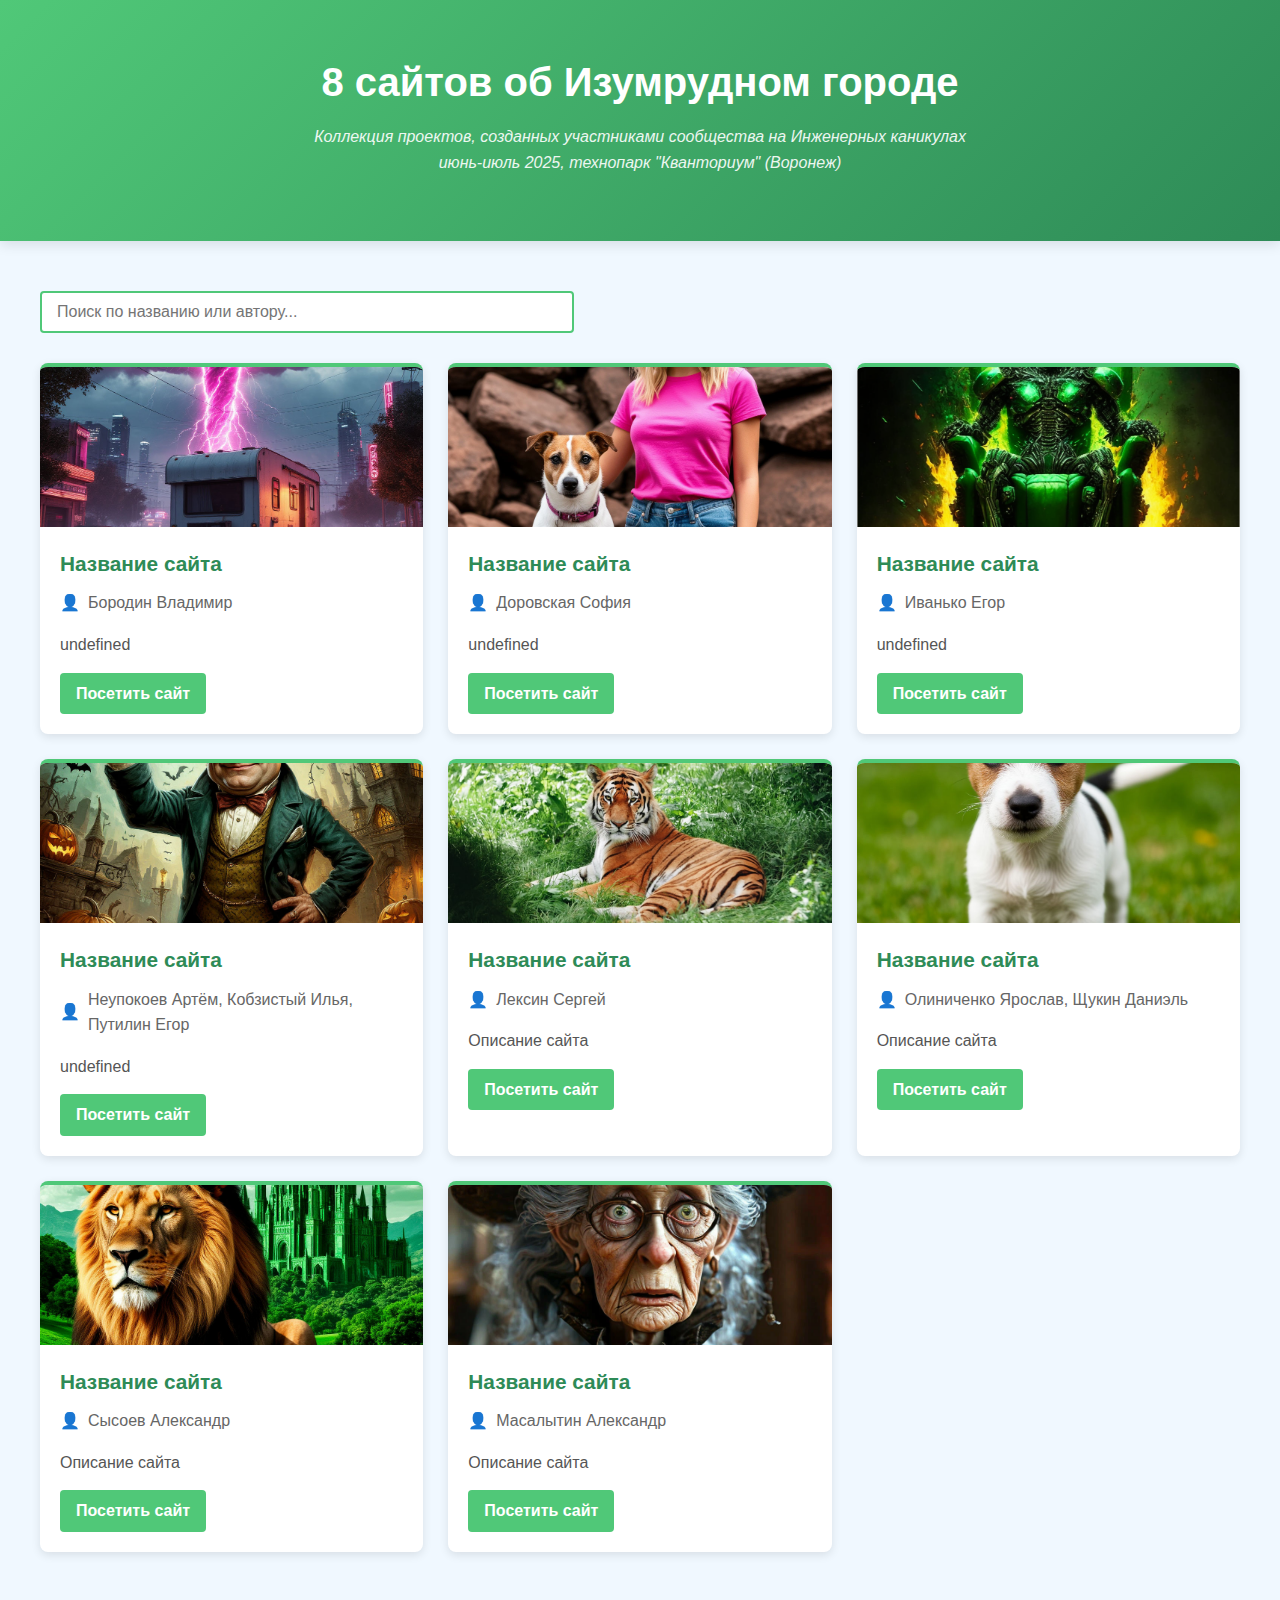
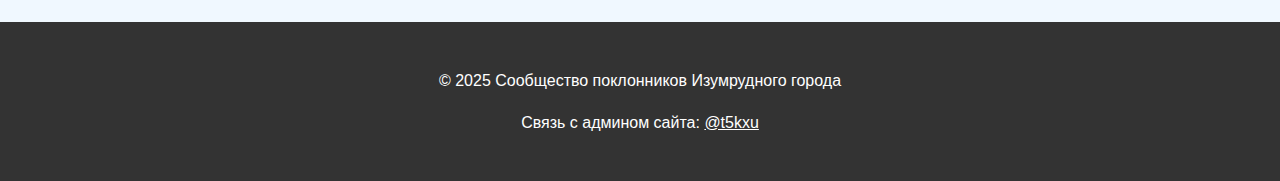
<file: index.html>
<!DOCTYPE html>
<html lang="ru">
<head>
    <meta charset="UTF-8">
    <meta name="viewport" content="width=device-width, initial-scale=1.0">
    <title>8 сайтов об Изумрудном городе</title>
    <style>
        body {
            font-family: 'Segoe UI', Tahoma, Geneva, Verdana, sans-serif;
            margin: 0;
            padding: 0;
            background-color: #f0f8ff;
            color: #333;
            line-height: 1.6;
        }
        header {
            background: linear-gradient(135deg, #50C878, #2E8B57);
            color: white;
            padding: 30px 0;
            text-align: center;
            box-shadow: 0 4px 12px rgba(0,0,0,0.1);
        }
        h1 {
            margin: 0;
            font-size: 2.5rem;
        }
        .subtitle {
            font-style: italic;
            opacity: 0.9;
            margin-top: 10px;
        }
        .container {
            max-width: 1200px;
            margin: 0 auto;
            padding: 20px;
        }
        .controls {
            display: flex;
            justify-content: space-between;
            align-items: center;
            margin: 30px 0;
            flex-wrap: wrap;
            gap: 15px;
        }
        .search-box {
            flex-grow: 1;
            max-width: 500px;
        }
        .search-box input {
            width: 100%;
            padding: 10px 15px;
            border: 2px solid #50C878;
            border-radius: 4px;
            font-size: 16px;
        }
        .random-btn {
            padding: 10px 20px;
            background: #FFD700;
            color: #333;
            border: none;
            border-radius: 4px;
            font-weight: bold;
            cursor: pointer;
            font-size: 16px;
            transition: all 0.3s;
            white-space: nowrap;
        }
        .random-btn:hover {
            background: #FFC000;
            transform: translateY(-2px);
        }
        .site-grid {
            display: grid;
            grid-template-columns: repeat(auto-fill, minmax(300px, 1fr));
            gap: 25px;
            margin-top: 20px;
        }
        .site-card {
            background: white;
            border-radius: 8px;
            overflow: hidden;
            box-shadow: 0 3px 10px rgba(0,0,0,0.1);
            transition: all 0.3s;
            border-top: 4px solid #50C878;
        }
        .site-card:hover {
            transform: translateY(-5px);
            box-shadow: 0 10px 20px rgba(0,0,0,0.15);
        }
        .site-image {
            height: 160px;
            background-color: #eee;
            display: flex;
            align-items: center;
            justify-content: center;
            color: #666;
            font-size: 18px;
        }
        .site-info {
            padding: 20px;
        }
        .site-title {
            color: #2E8B57;
            margin: 0 0 10px 0;
            font-size: 1.3rem;
        }
        .site-author {
            display: flex;
            align-items: center;
            margin-bottom: 10px;
            color: #666;
        }
        .author-icon {
            margin-right: 8px;
            color: #1E90FF;
        }
        .site-description {
            margin-bottom: 15px;
            color: #555;
        }
        .visit-btn {
            display: inline-block;
            padding: 8px 16px;
            background: #50C878;
            color: white;
            text-decoration: none;
            border-radius: 4px;
            font-weight: bold;
            transition: background 0.3s;
        }
        .visit-btn:hover {
            background: #3CB371;
        }
        footer {
            background: #333;
            color: white;
            text-align: center;
            padding: 30px;
            margin-top: 50px;
        }
        @media (max-width: 768px) {
            .controls {
                flex-direction: column;
                align-items: stretch;
            }
            .search-box {
                max-width: 100%;
            }
            .random-btn {
                width: 100%;
            }
        }
    </style>
</head>
<body>
    <header>
        <div class="container">
            <h1>8 сайтов об Изумрудном городе</h1>
            <p class="subtitle">Коллекция проектов, созданных участниками сообщества на Инженерных каникулах<br>
		    июнь-июль 2025, технопарк "Кванториум" (Воронеж)</p>
        </div>
    </header>

    <div class="container">
        <div class="controls">
            <div class="search-box">
                <input type="text" placeholder="Поиск по названию или автору..." id="searchInput">
            </div>
        </div>

        <div class="site-grid" id="siteGrid">
            
        </div>
    </div>

    <footer>
        <p>© 2025 Сообщество поклонников Изумрудного города</p>
		 <p>Связь с админом сайта: <a href="https://t.me/t5kxu" style="color: var(--emerald);">@t5kxu</a></p>
    </footer>

    <script>
       
        const sites = [
             {
					title: "Название сайта",
					author: "Бородин Владимир",
					url: "1.html",
            	    image: "94129008571711f086dfa6634d08df2b_1.jpg"
             },
			 {
					title: "Название сайта",
					author: "Доровская София",
					url: "3.html",
            	    image: "609cd400571211f0ab7aba22276cb0e7_1.jpg"
             },
			 {
					title: "Название сайта",
					author: "Иванько Егор",
					url: "8.html",
            	    image: "гудвин.png"
             },
			 {
					title: "Название сайта",
					author: "Неупокоев Артём, Кобзистый Илья, Путилин Егор",
					url: "6.html",
            	    image: "IMG/fd6ba1a5570f11f0b5c65a2897f2e8c2_1.jpg"
             },
			 {
					title: "Название сайта",
					author: "Лексин Сергей",
					description: "Описание сайта",
					url: "2.html",
            	    image: "Страница%201_files/photo-1584005609990-ed70b16bda99.jpeg"
             },
			 {
					title: "Название сайта",
					author: "Олиниченко Ярослав, Щукин Даниэль",
					description: "Описание сайта",
					url: "7.html",
            	    image: "тотошка.jfif"
             },
			 {
					title: "Название сайта",
					author: "Сысоев Александр",
					description: "Описание сайта",
					url: "5.html",
            	    image: "lev.jfif"
             },
			 {
					title: "Название сайта",
					author: "Масалытин Александр",
					description: "Описание сайта",
					url: "4.html",
            	    image: "Генгема.webp"
             },
			 
        ];

        function displaySites(sitesToDisplay) {
            const siteGrid = document.getElementById('siteGrid');
            siteGrid.innerHTML = '';
            
            sitesToDisplay.forEach(site => {
                const card = document.createElement('div');
                card.className = 'site-card';
                card.innerHTML = `
                    <div class="site-image">
                        <img src="${site.image}" alt="${site.title}" style="width:100%; height:100%; object-fit:cover;">
                    </div>
                    <div class="site-info">
                        <h3 class="site-title">${site.title}</h3>
                        <div class="site-author">
                            <span class="author-icon">👤</span>
                            <span>${site.author}</span>
                        </div>
                        <p class="site-description">${site.description}</p>
                        <a href="${site.url}" class="visit-btn" target="_blank">Посетить сайт</a>
                    </div>
                `;
                siteGrid.appendChild(card);
            });
        }

        
        displaySites(sites);

        document.getElementById('searchInput').addEventListener('input', (e) => {
            const searchTerm = e.target.value.toLowerCase();
            const filteredSites = sites.filter(site => 
                site.title.toLowerCase().includes(searchTerm) || 
                site.author.toLowerCase().includes(searchTerm) ||
                site.description.toLowerCase().includes(searchTerm)
            );
            displaySites(filteredSites);
        });
    </script>
</body>
</html>
</file>
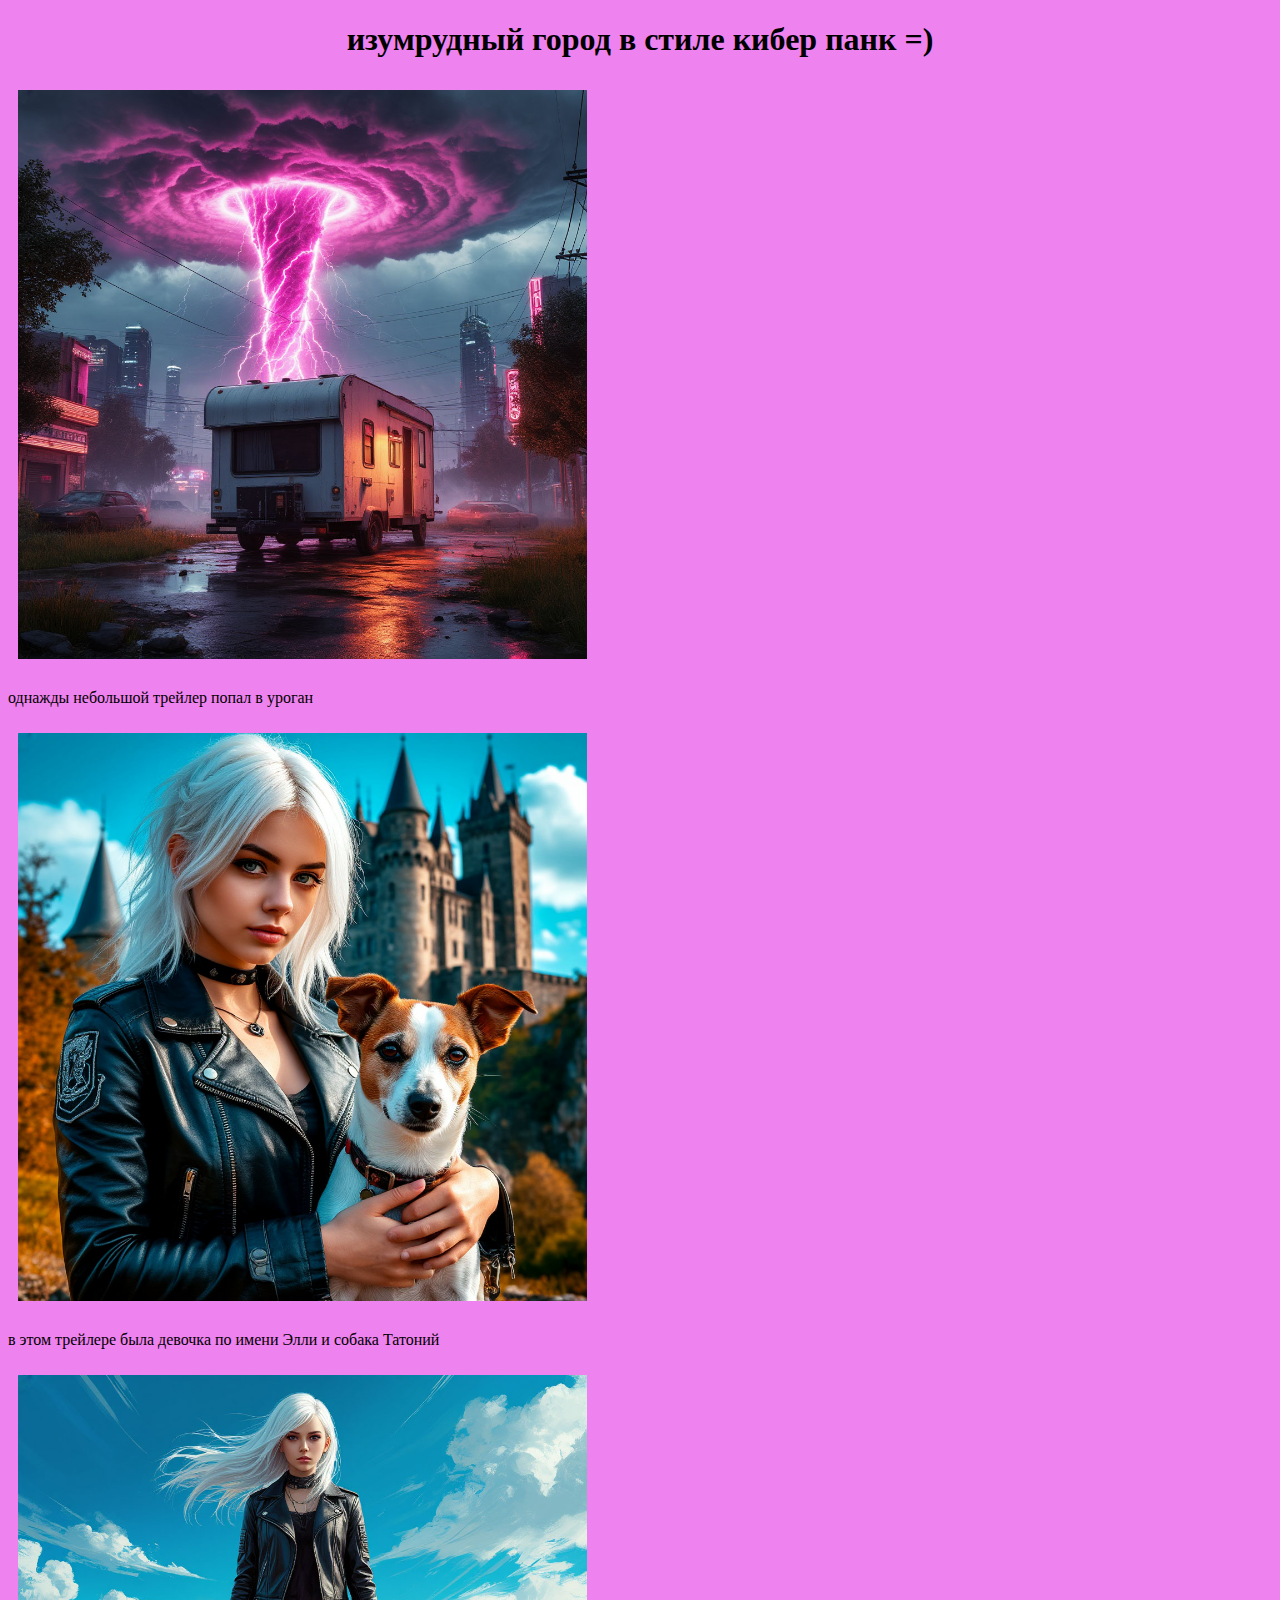
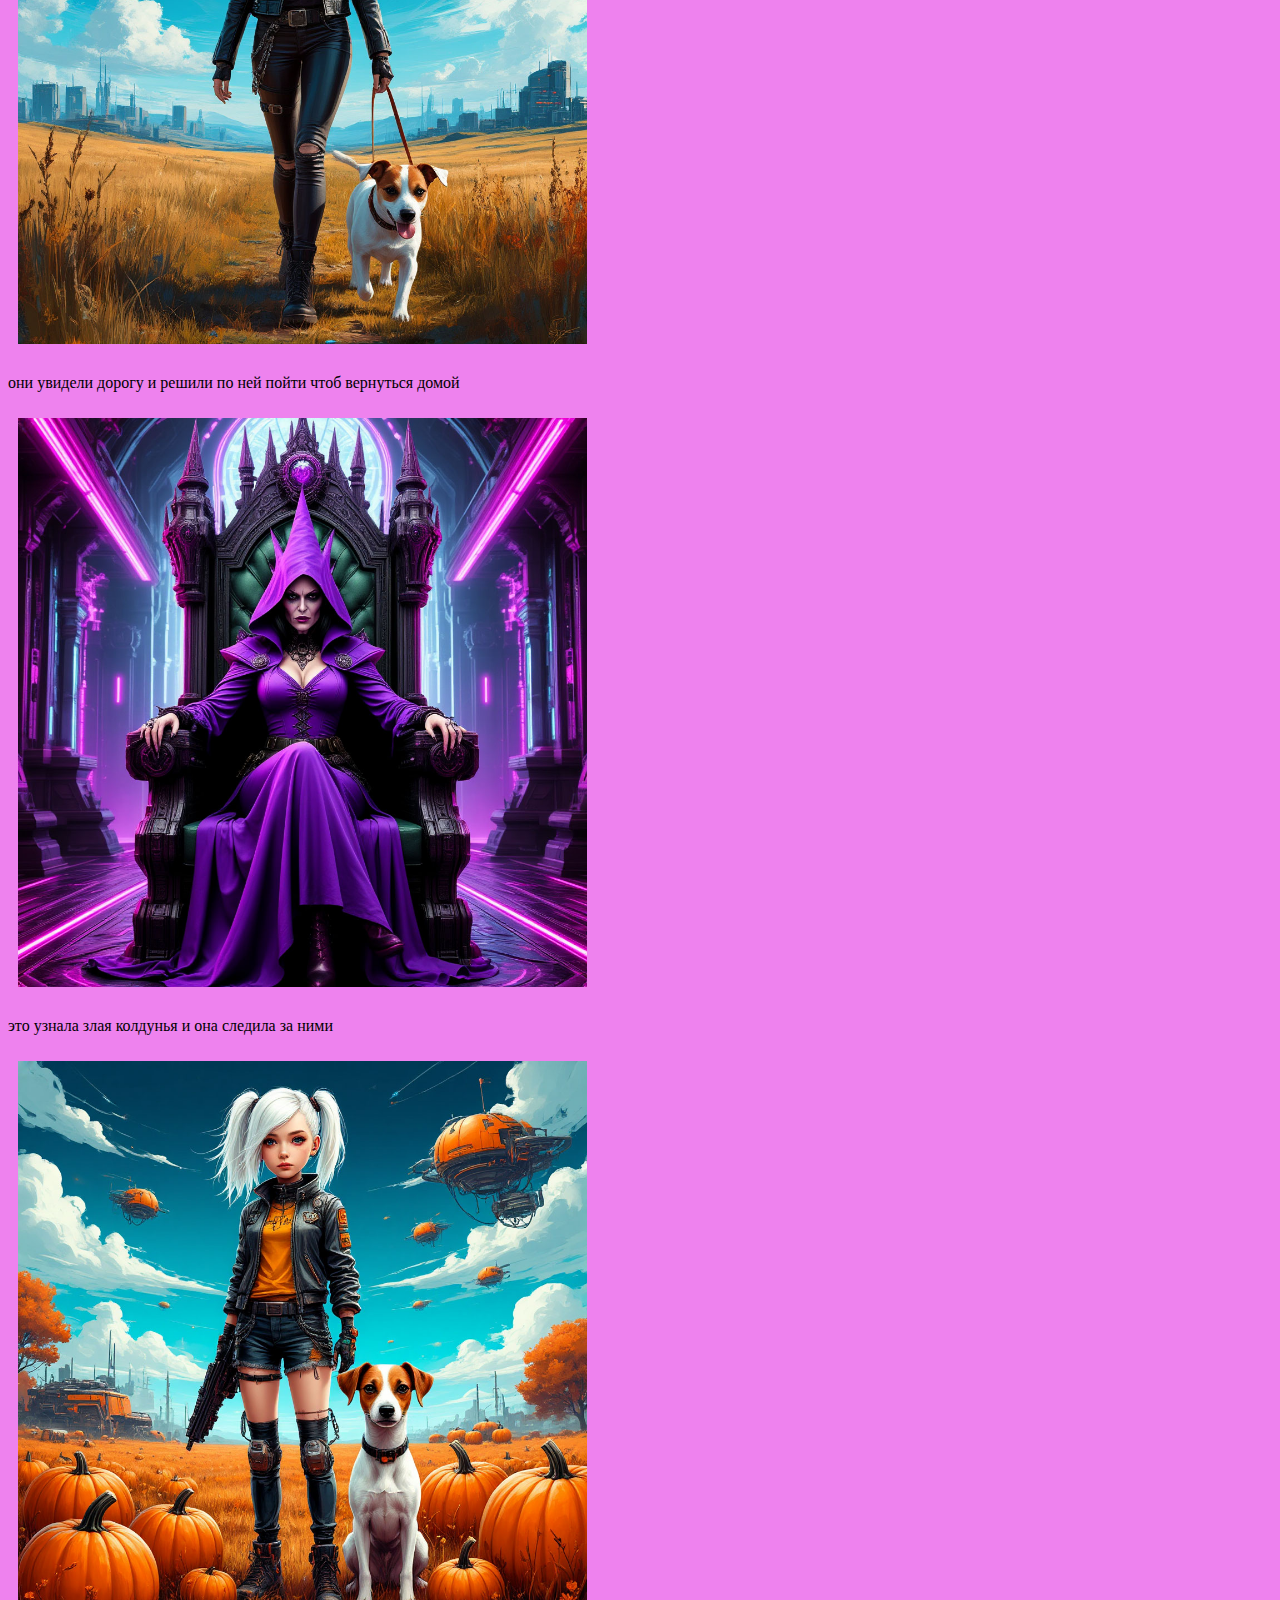
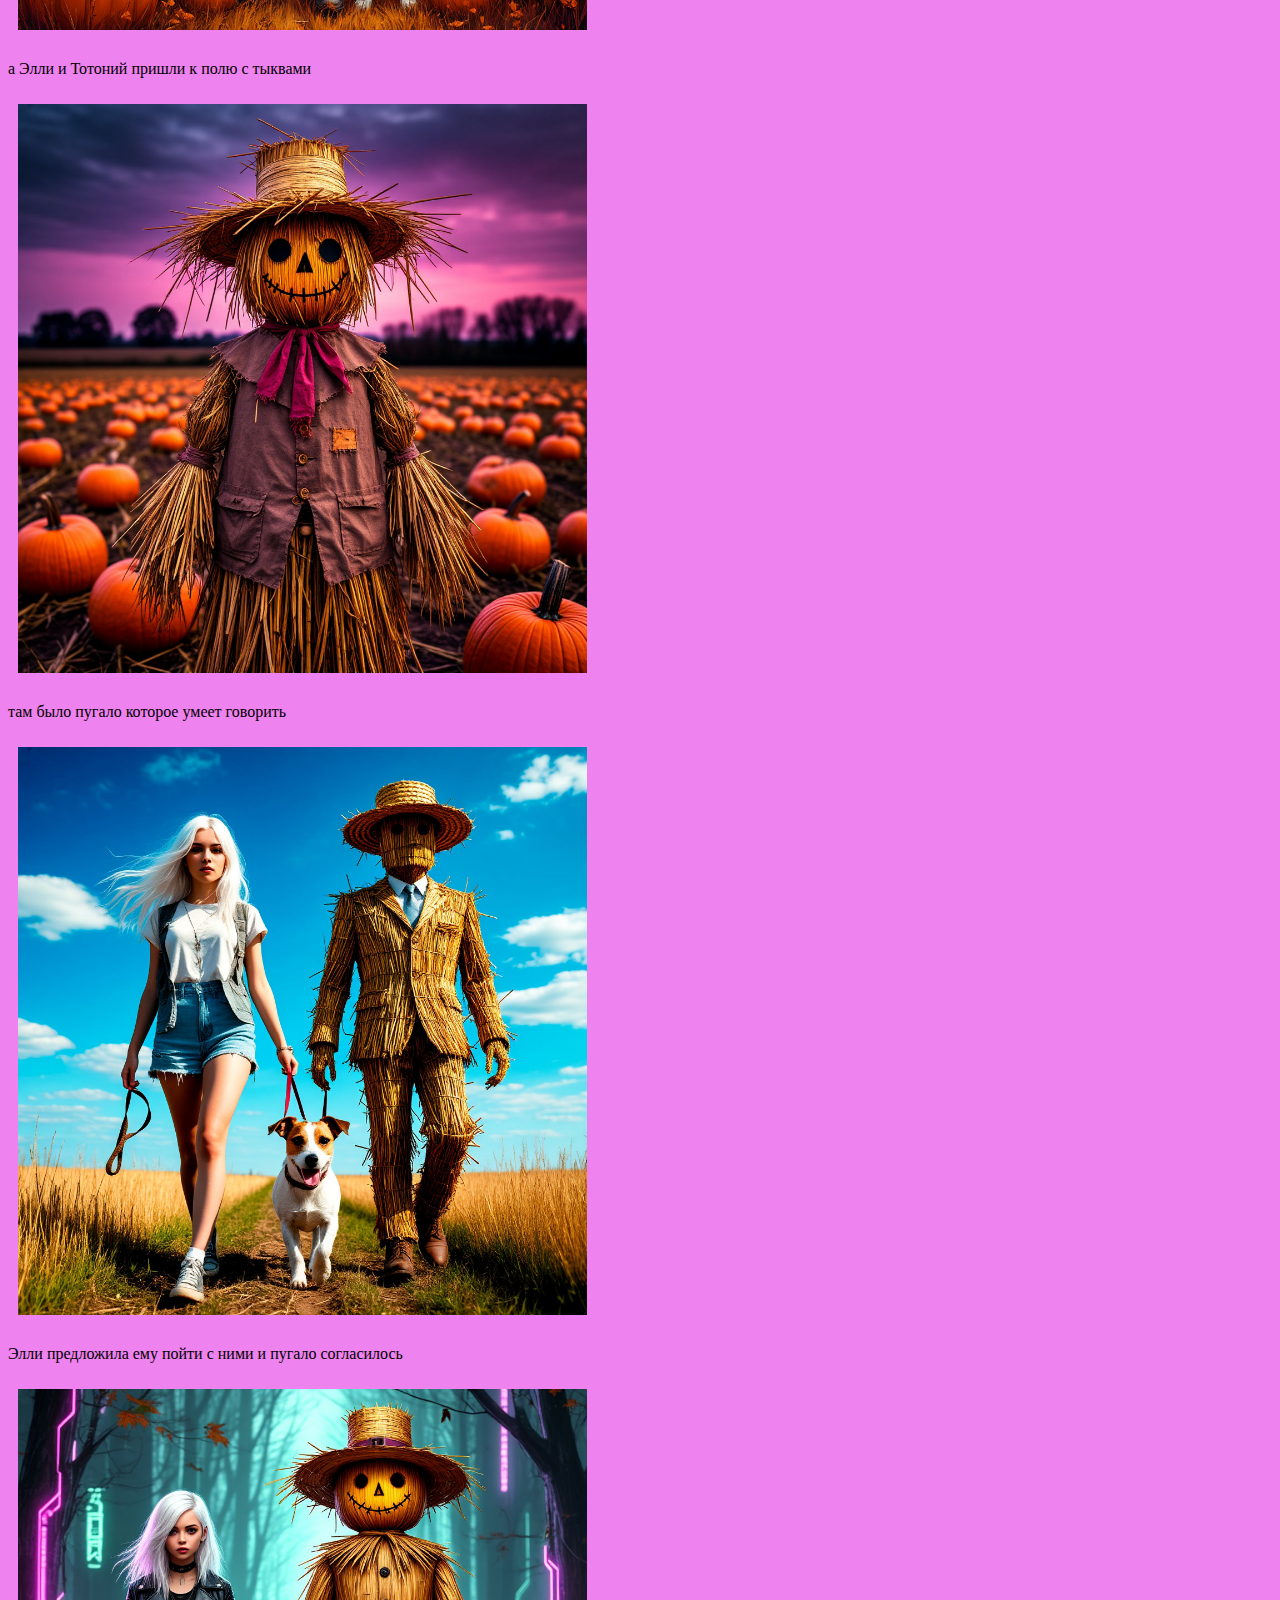
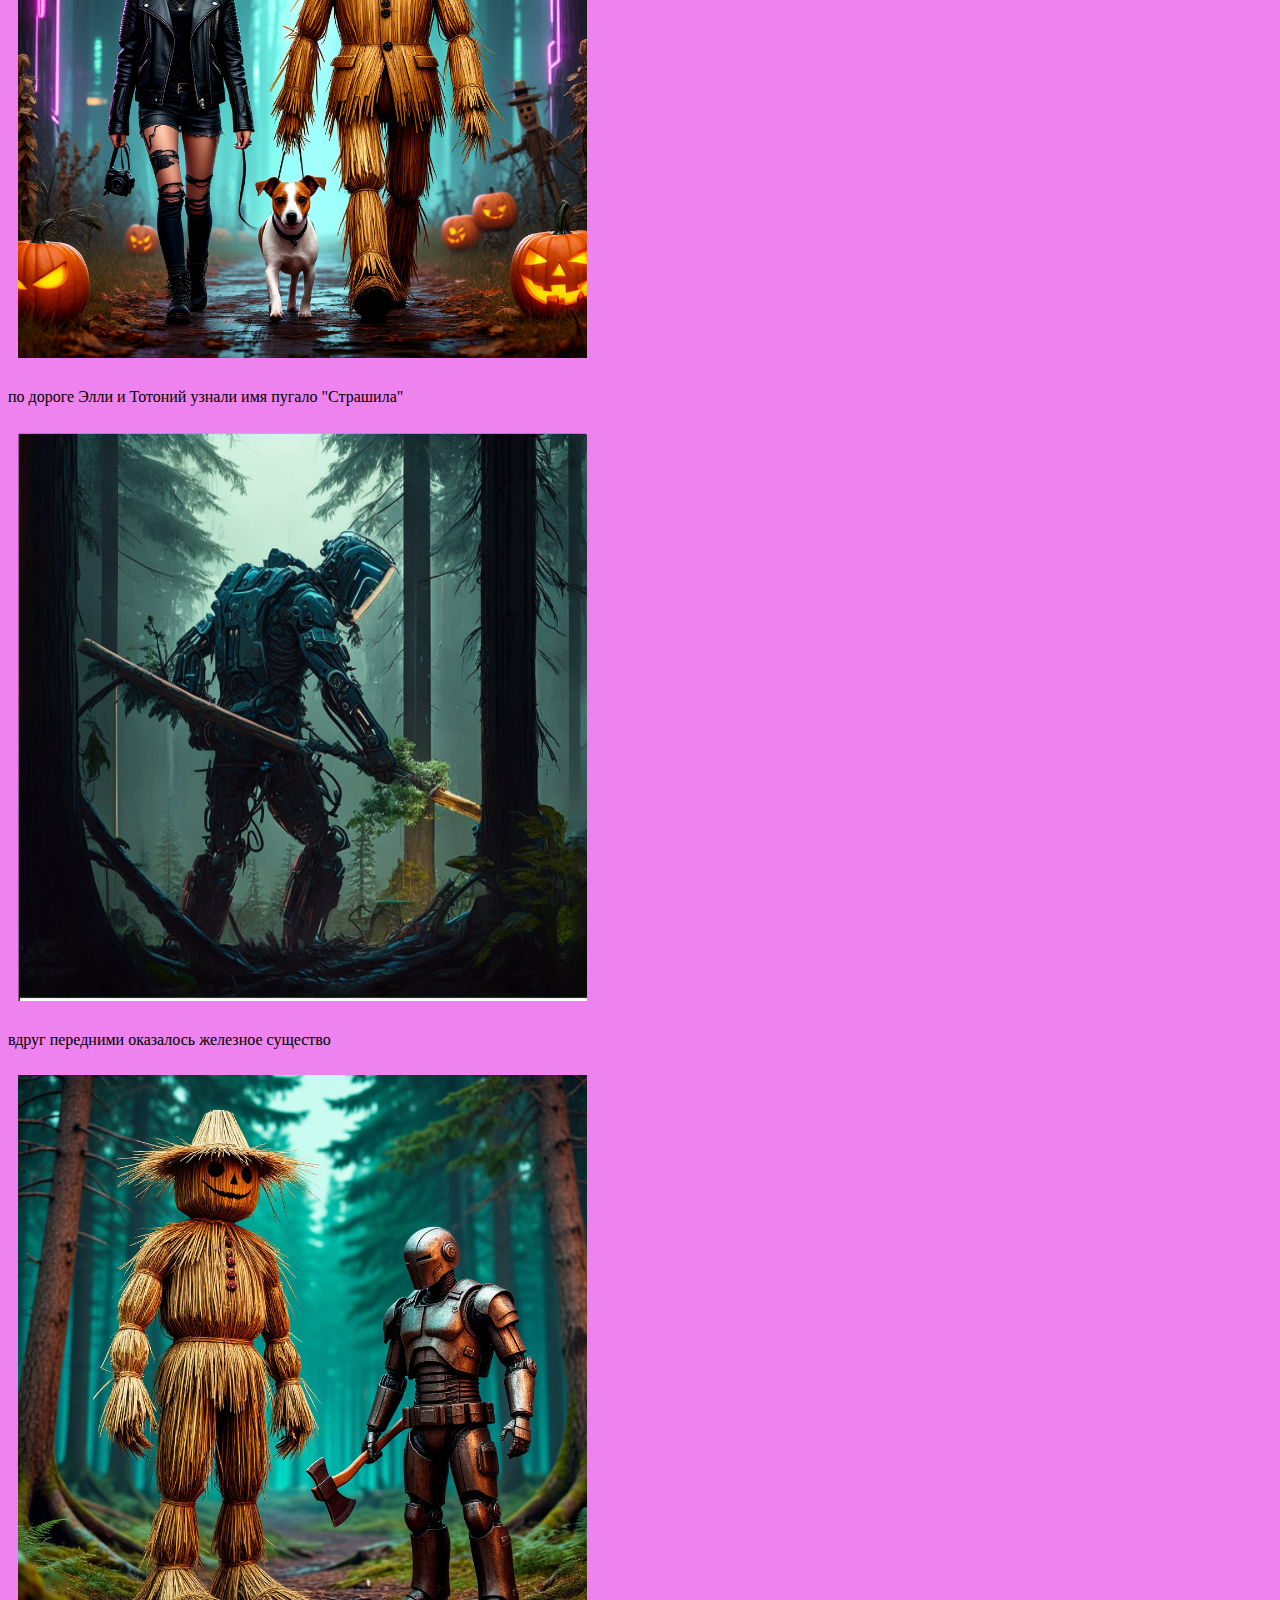
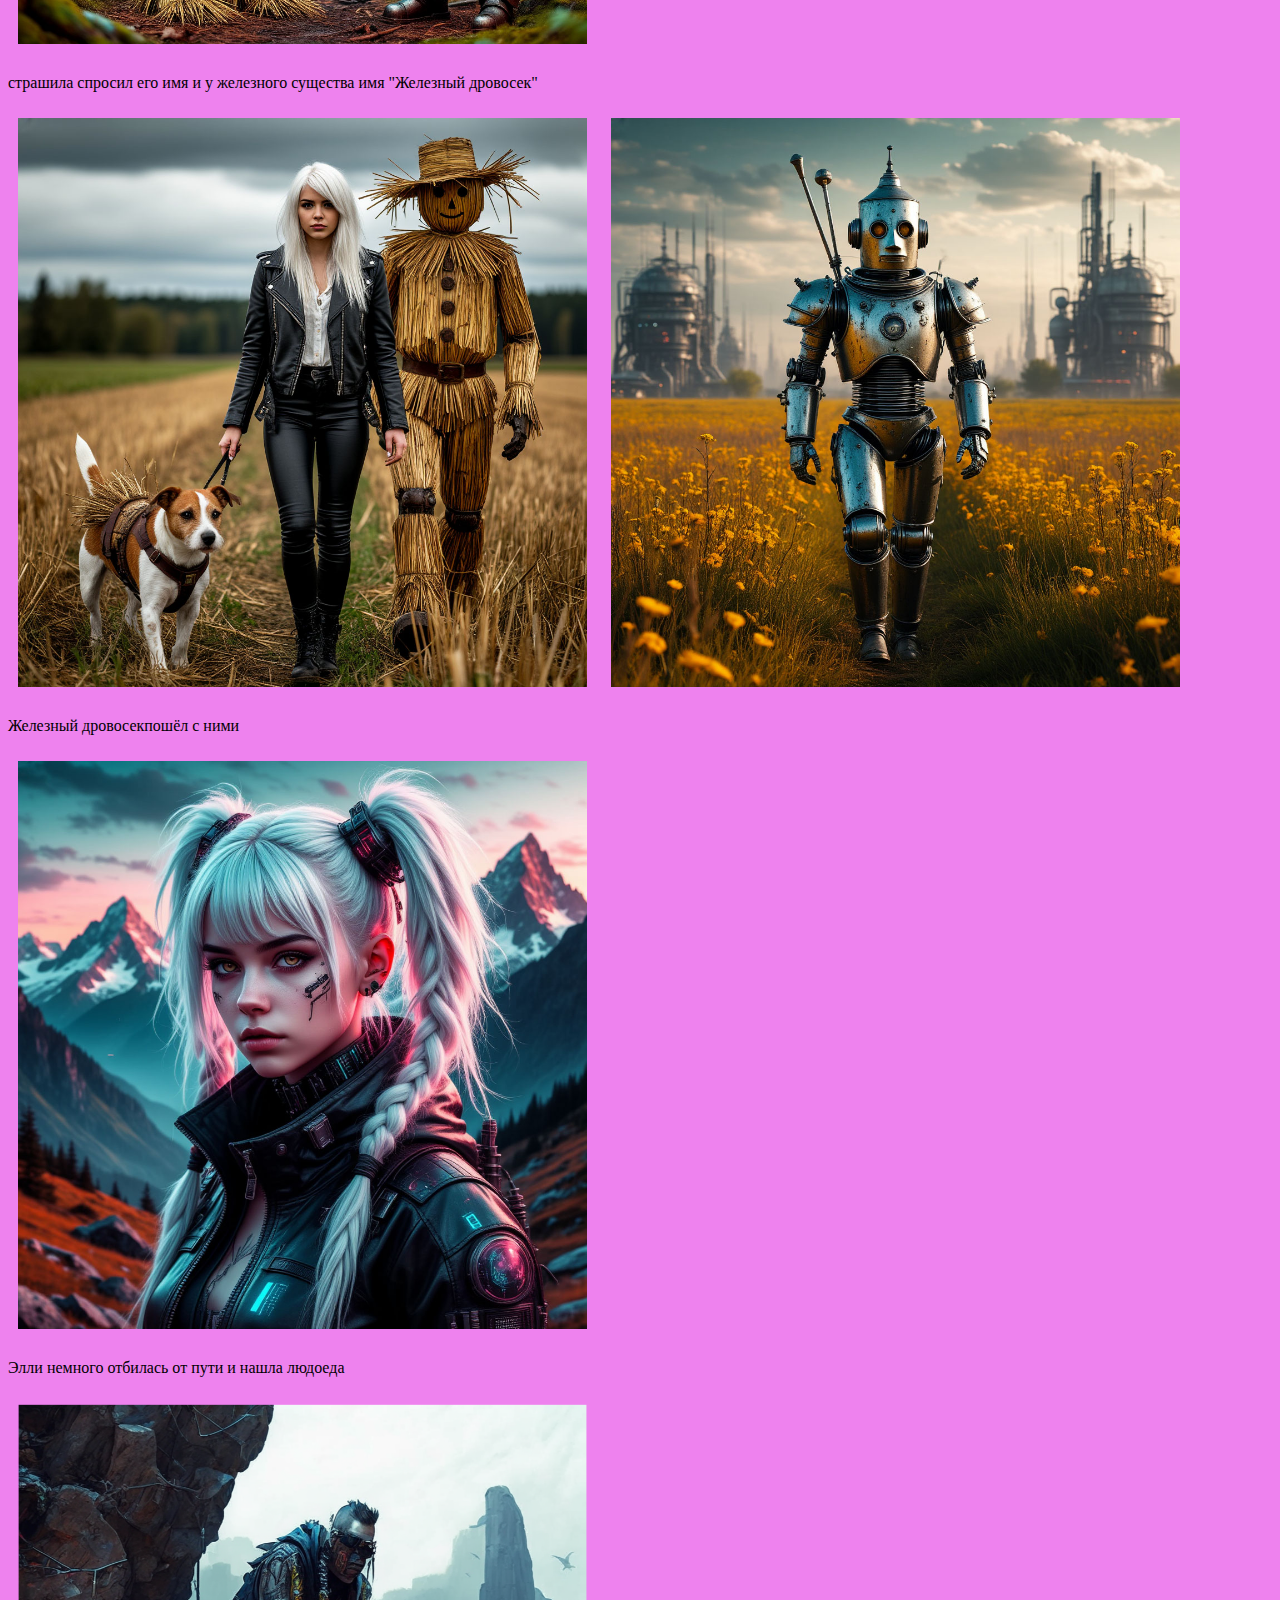
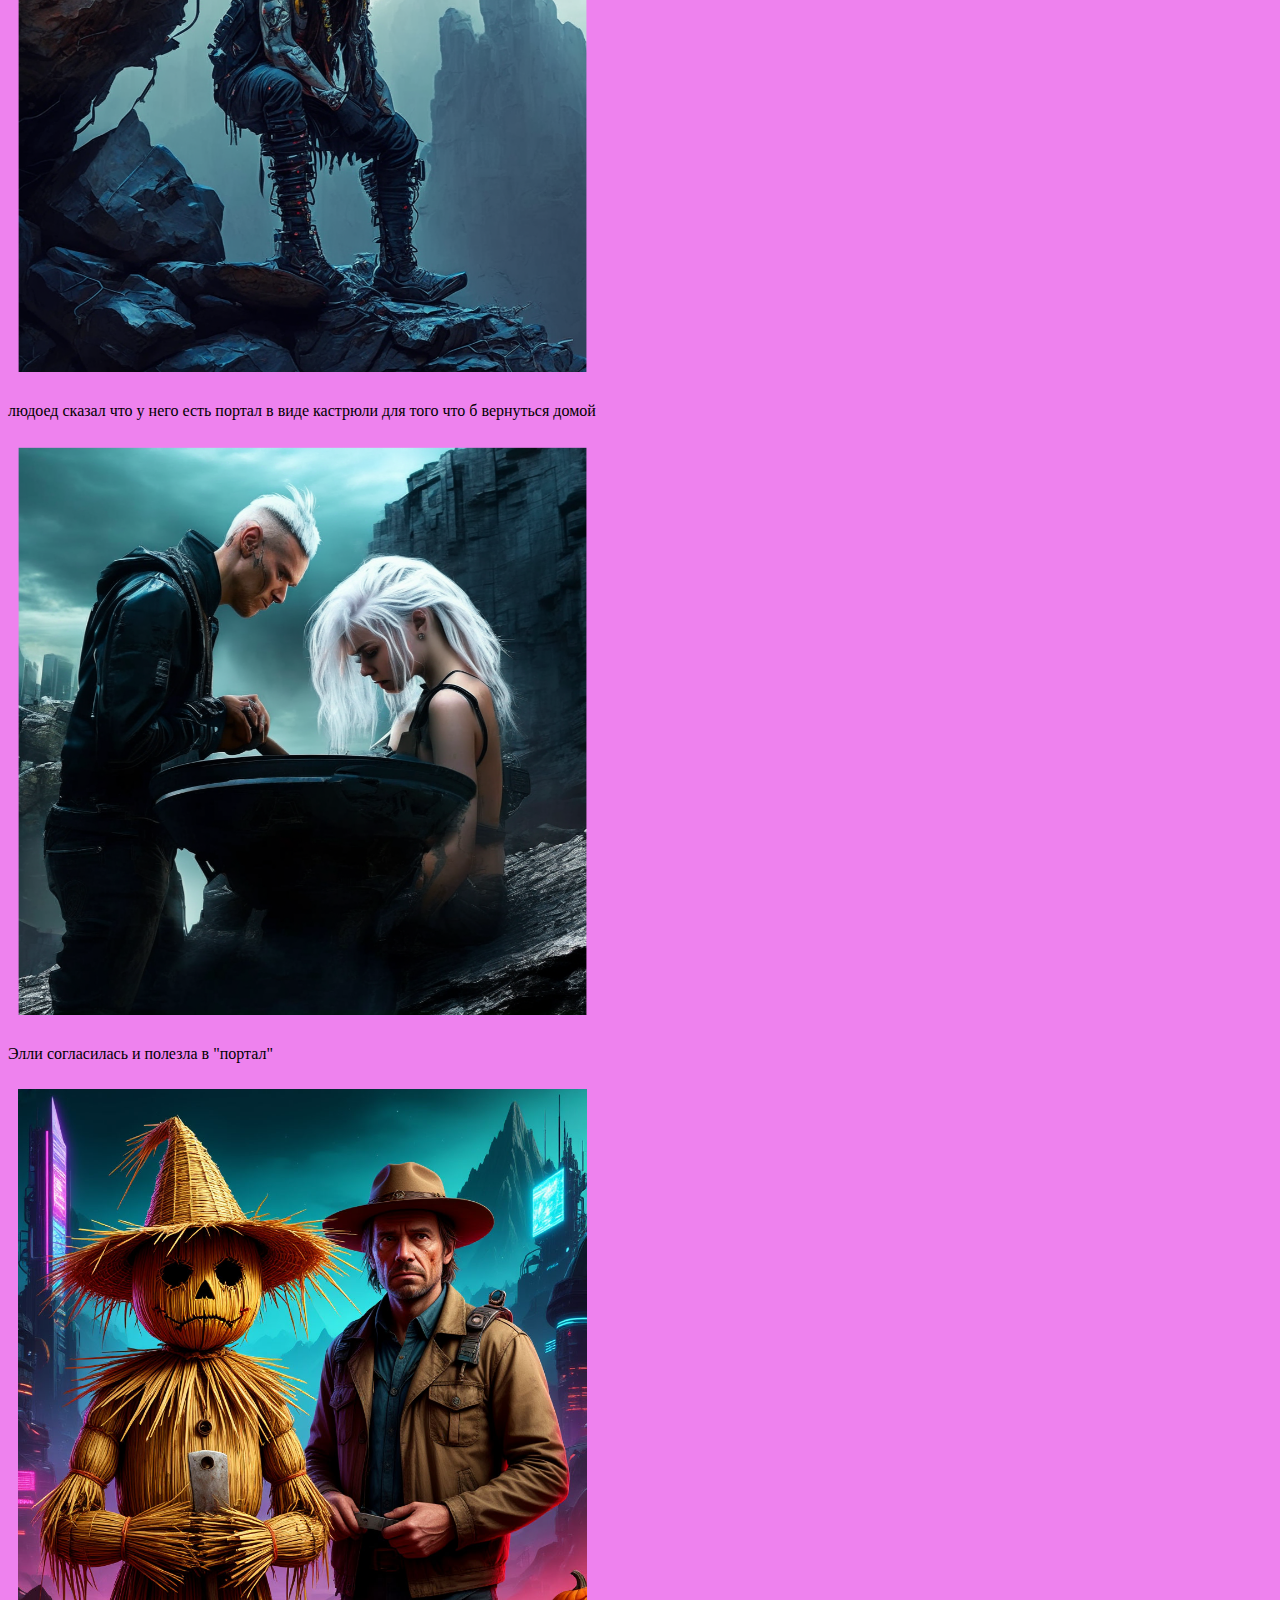
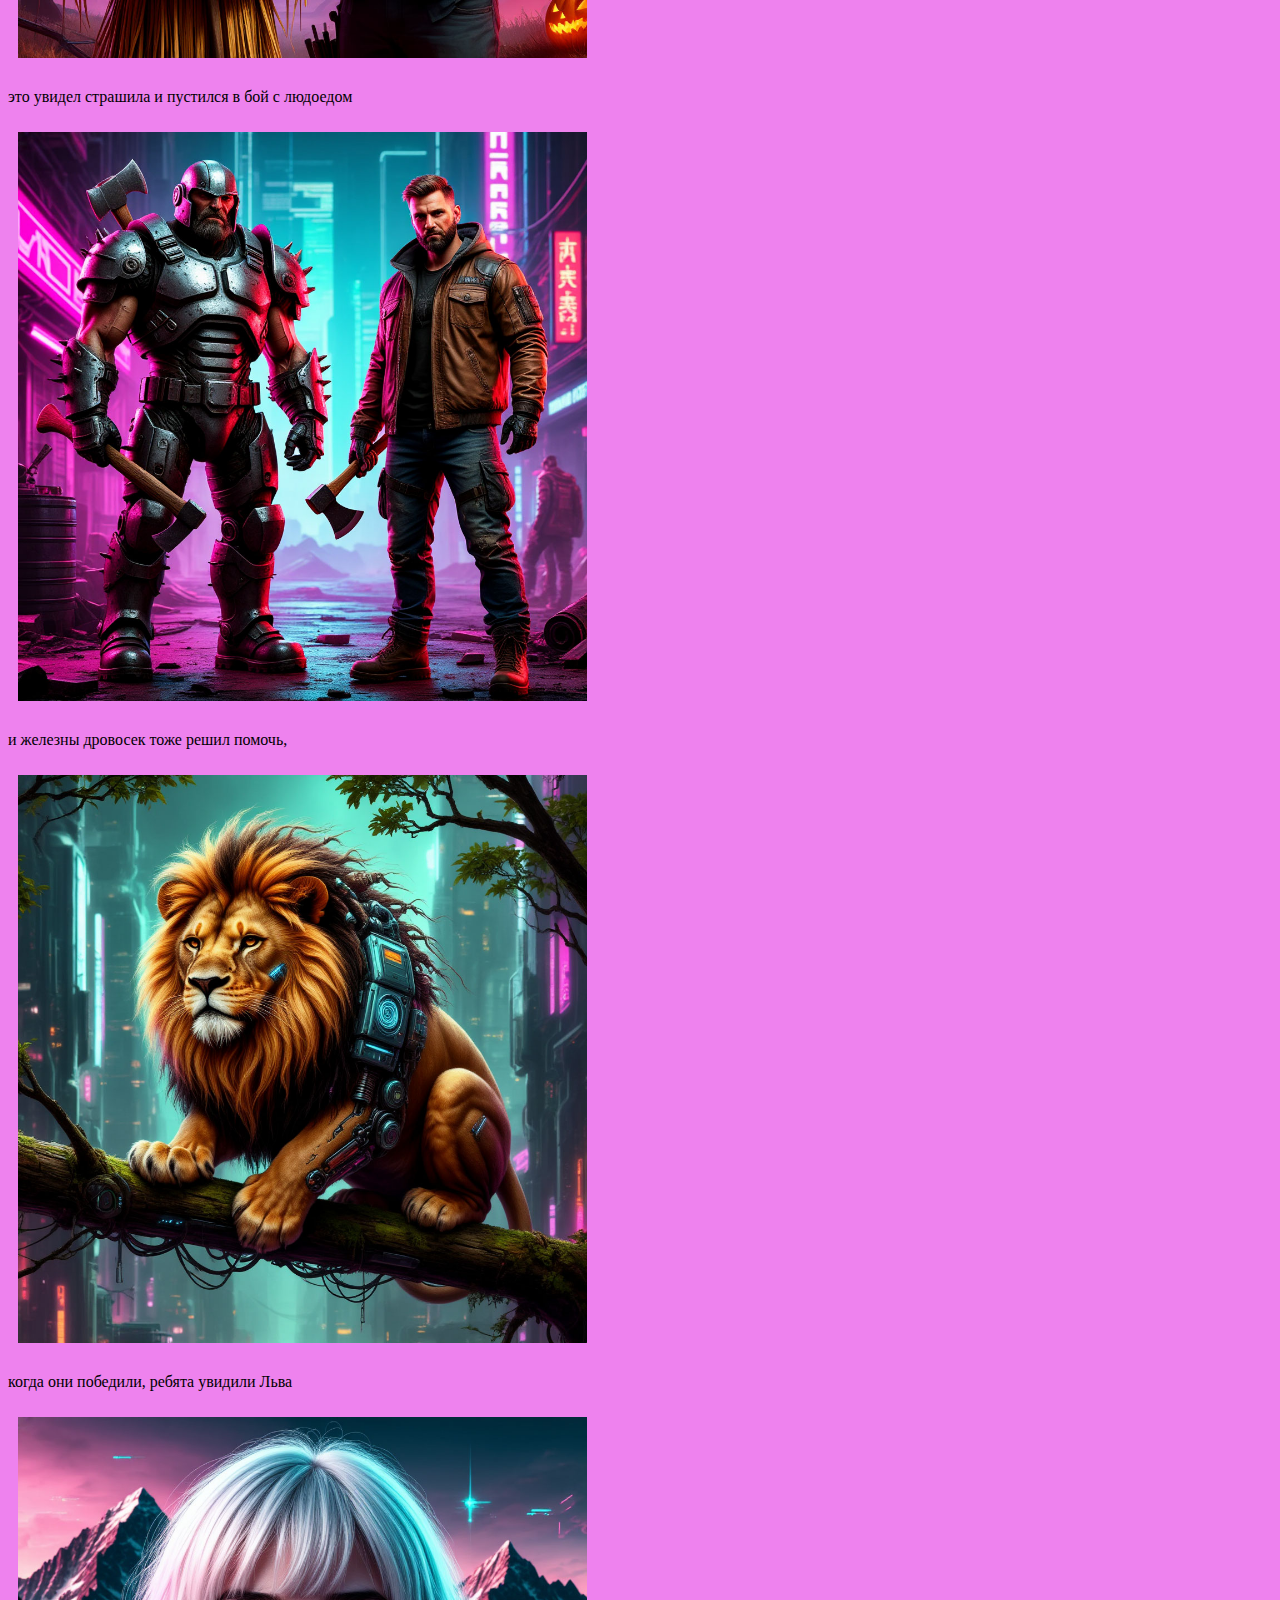
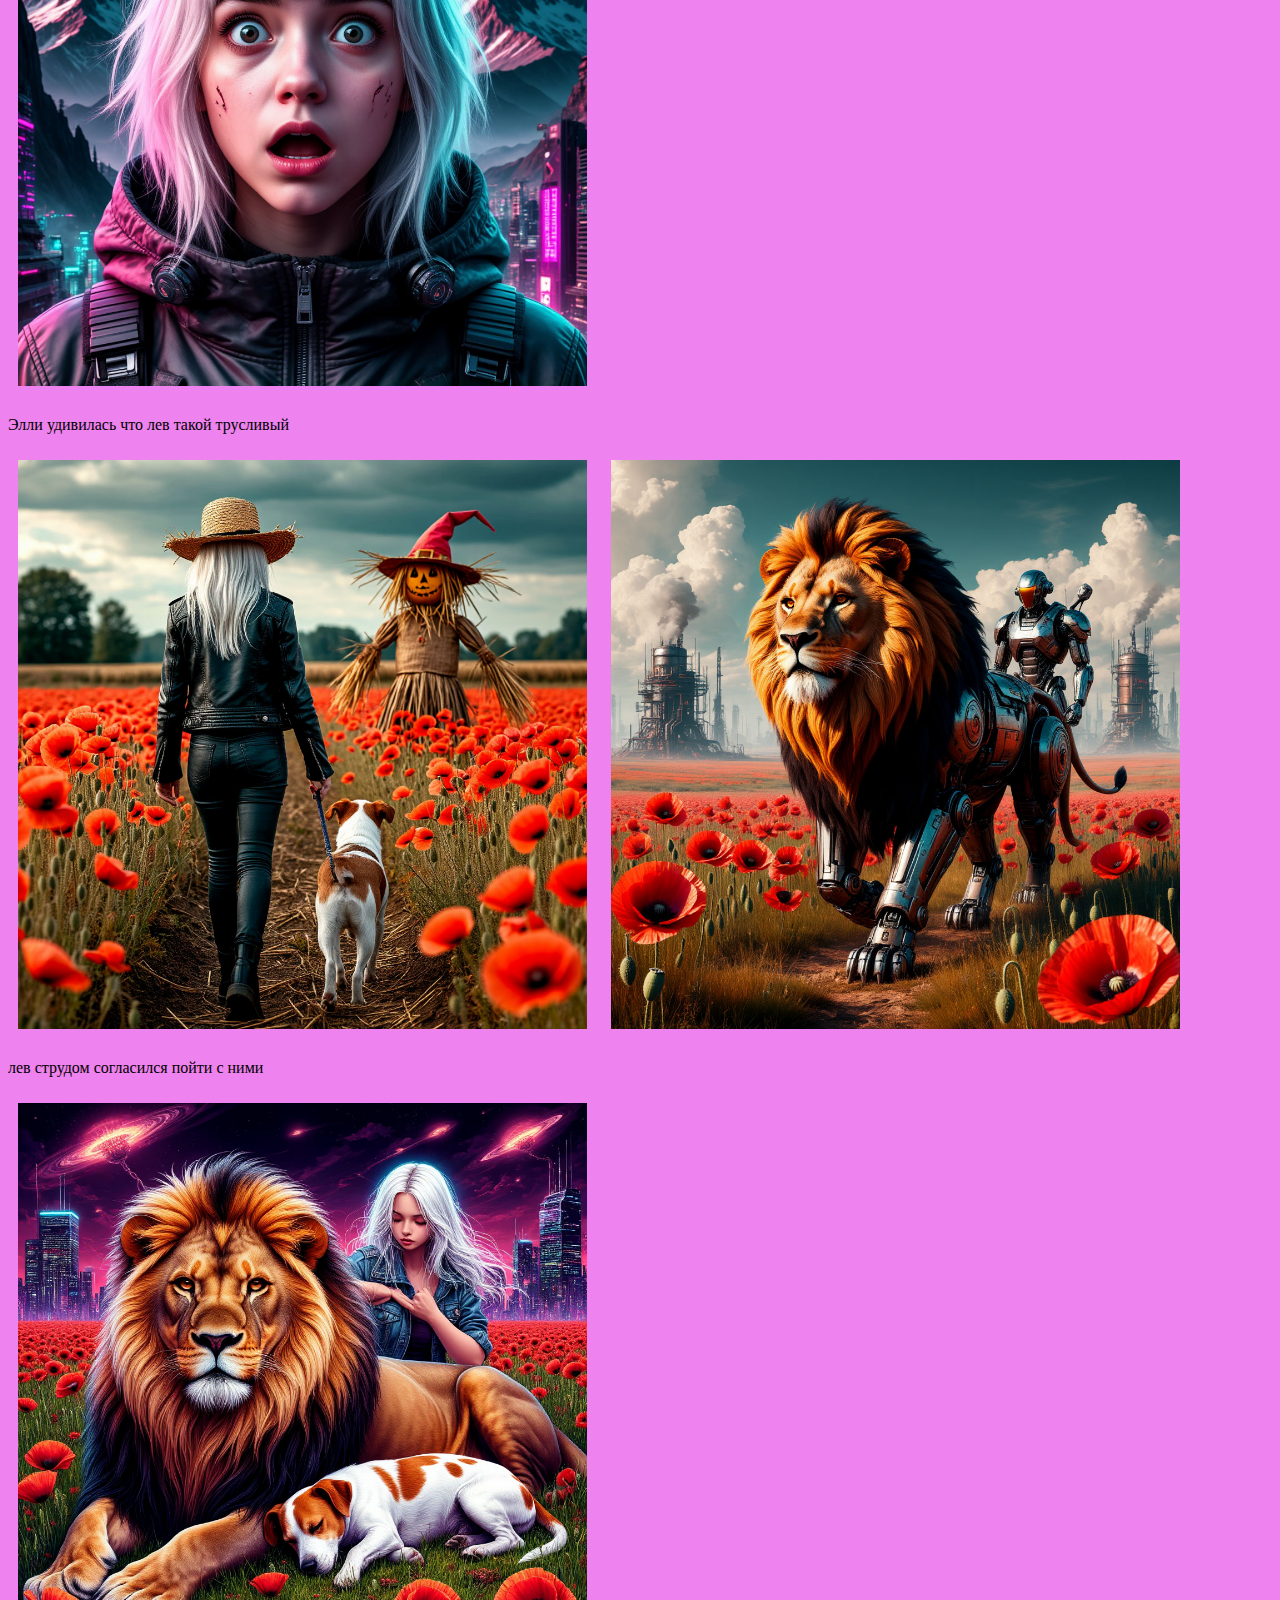
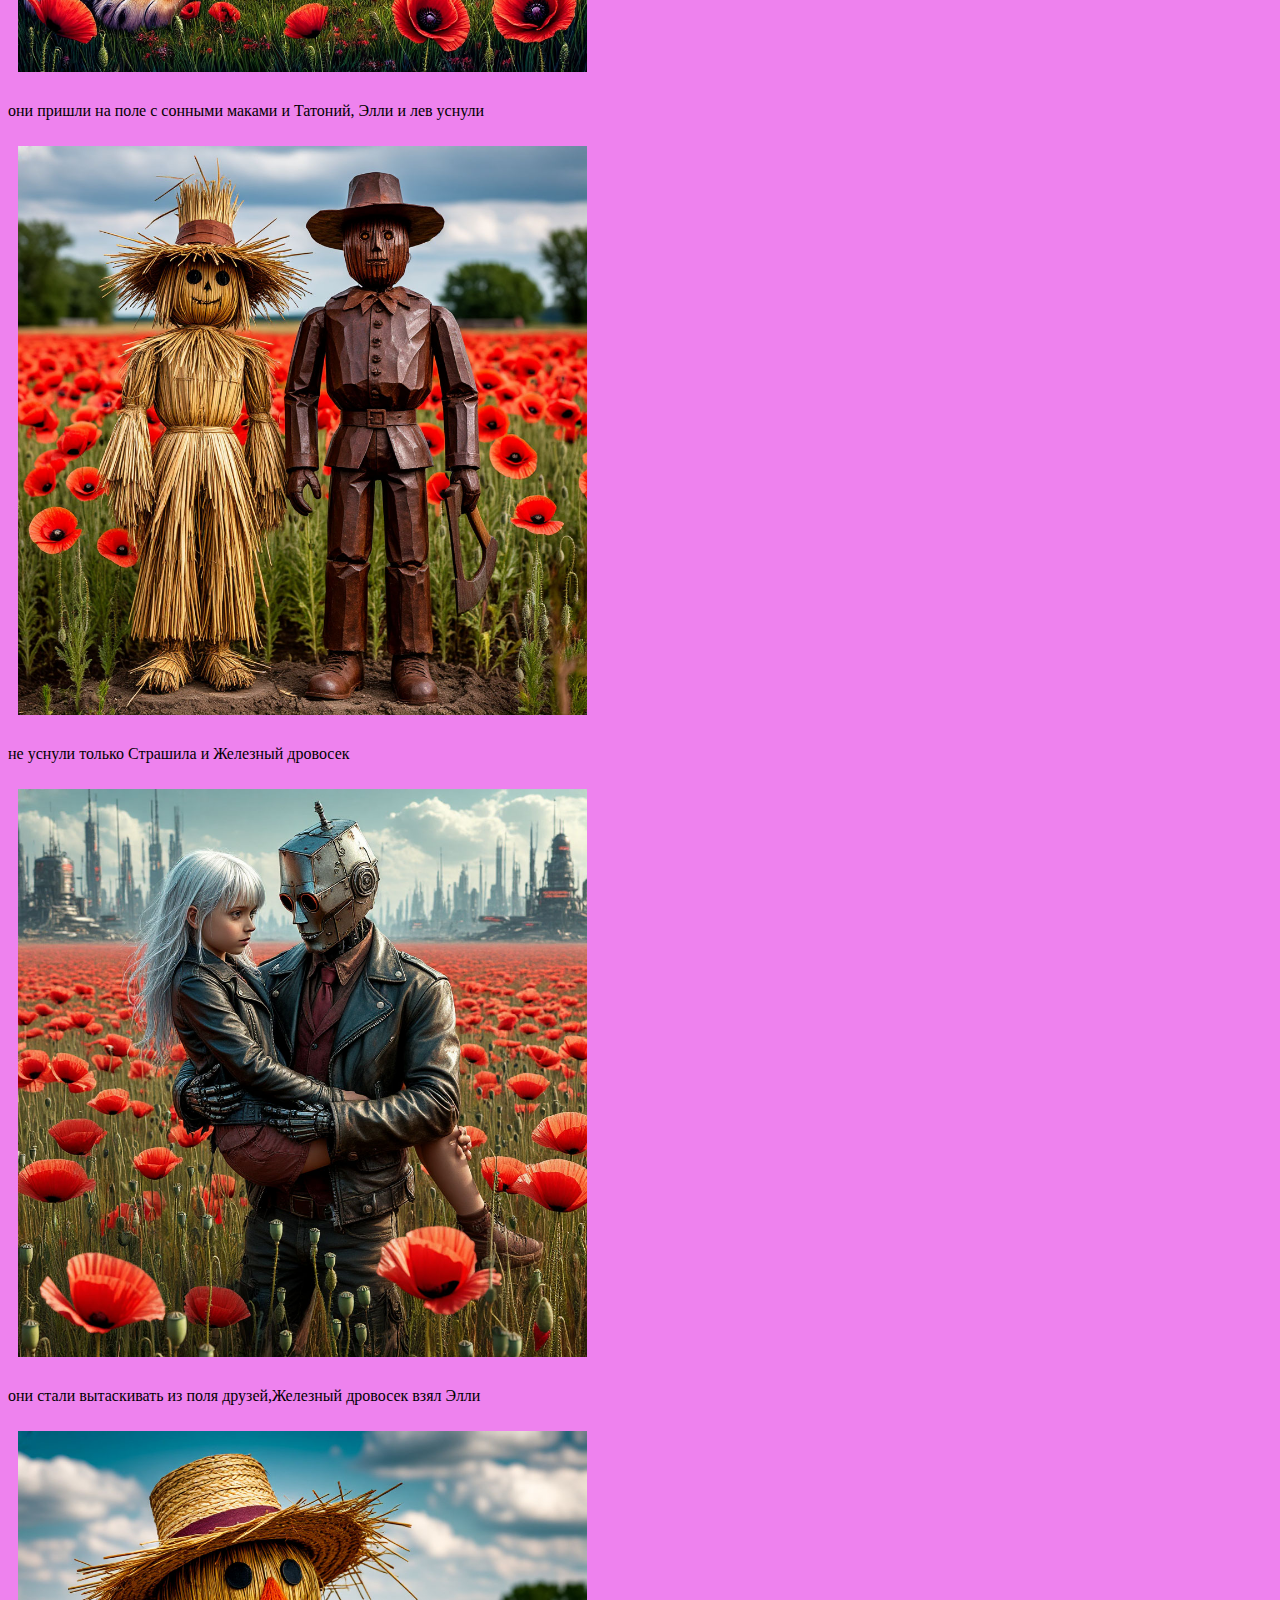
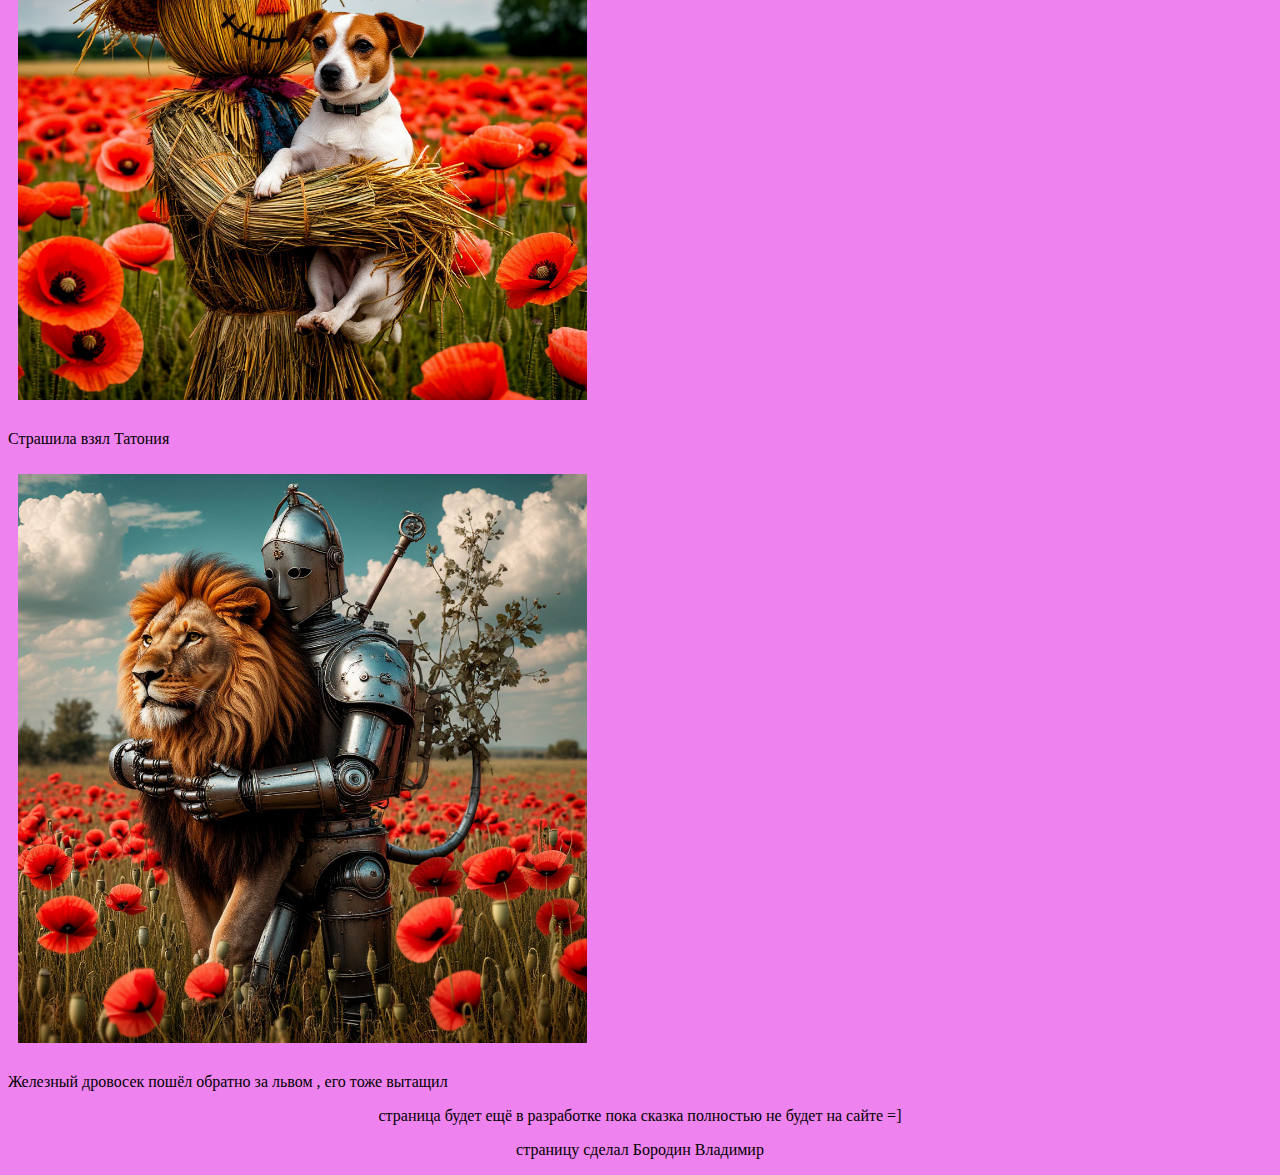
<file: 1.html>
<!doctype html>
<html lang="ru">
<head>
<meta charset="utf-8">
<title></title>
<style>
img{width: 45%;
margin: 10px;
}
</style>
</head>

<body>
<center><h1>изумрудный город в стиле кибер панк =)</h1></center>
<img src="94129008571711f086dfa6634d08df2b_1.jpg"  />


<p>однажды небольшой трейлер попал в уроган</p>
<img src="80ee9f69571811f08a1a1af134cfc0e7_1.jpg"  />
<p>в этом трейлере была девочка по имени Элли и собака Татоний</p>
<img src="fd3d2c58571d11f087b5e680f4260773_1.jpg"  />
<p>они увидели дорогу и решили по ней пойти чтоб вернуться домой</p>
<img src="5e1b8ce2571111f0ab7aba22276cb0e7_1.jpg" />
<p>это узнала злая колдунья и она следила за ними</p>
<img src="17a3ad78571411f0b33daa35b3d6ca3e_1.jpg"  />
<p>а Элли и Тотоний пришли к полю с тыквами</p>
<img src="6804b48e57d811f08589661b4d276305_1.jpg"  />
<p>
	там было пугало которое умеет говорить
</p>
<img src="7c627447571511f0b879d61d9a4b16fc_1.jpg" />
<p>
Элли предложила ему пойти с ними и пугало согласилось
</p>
<img src="d78490de571611f0aa629eb25f02d181_1.jpg"  />
<p>
	по дороге Элли и Тотоний узнали имя пугало "Страшила"
</p>
<img src="kandinsky-download-1751356443460.png"  />
<p>
	вдруг передними оказалось железное существо
</p>
<img src="5936a58c571711f08d020699c18b75b2_1.jpg"  />
<p>
	страшила спросил его имя и у железного существа имя "Железный дровосек"
</p>
<img src="67a359ff57dd11f0869756f044dcbc0f_1.jpg">
<img src="998dfbc457dd11f08dfe7acc1207f44c_1.jpg">
<p>
Железный дровосекпошёл с ними
</p>
<img src="75ade5e957e311f0972b0a89abf0e547_1.jpg"  />
<p>
	Элли немного отбилась от пути и нашла людоеда
</p>
<img src="kandinsky-download-1751438925185.png"  />
<p>
	людоед сказал что у него есть портал в виде кастрюли для того что б вернуться домой
</p>
<img src="kandinsky-download-1751439131415.png"  />
<p>
Элли согласилась и полезла в "портал"
</p>
<img src="47c4a75357e411f0a5cace1731106e9b_1.jpg"  />
<p>
это увидел страшила и пустился в бой с людоедом
</p>
<img src="acba181157e411f0a77df6735857eefa_1.jpg"  />
<p>
и железны дровосек тоже решил помочь,
</p>
<img src="d1b409ee571211f0ab7aba22276cb0e7_1.jpg"  />
<p>
когда они победили, ребята увидили Льва
</p>
<img src="defcb66257e511f0a1c92a268bbce87d_1.jpg"  />
<p>
Элли удивилась что лев такой трусливый
</p>
<img src="68e2483057e611f0b526ee782335b9da_1.jpg"  />
<img src="9a0aba0057e611f0953b1ac0b0889e80_1.jpg"  />
<p>
лев струдом согласился пойти с ними
</p>
<img src="1657920257e711f0a5cace1731106e9b_1.jpg"  />
<p>
они пришли на поле с сонными маками и Татоний, Элли и лев уснули	
</p>
<img src="64866f4657e711f0a26be680f4260773_1.jpg"  />
<p>
не уснули только Страшила и Железный дровосек	
</p>
<img src="d1915a6d57e711f0a3d14a32b8895669_1.jpg"  />
<p>
они стали вытаскивать из поля друзей,Железный дровосек взял Элли
</p>
<img src="a9b21335589e11f09d8efe0d2accf425_1.jpg"  />
<p>
Страшила взял Татония
</p>
<img src="57b9ba0d589f11f09f9c421a7b1dd356_1.jpg"  />
<p>
	Железный дровосек пошёл обратно за львом , его тоже вытащил
</p>
<center><p>
	страница будет ещё в разработке
	пока сказка полностью не будет на сайте =]
</p></center>
<center><p>
	страницу сделал Бородин Владимир
</p></center>











<style>
body{background: violet;}

</body>

</style>
</body>
</html>
</file>
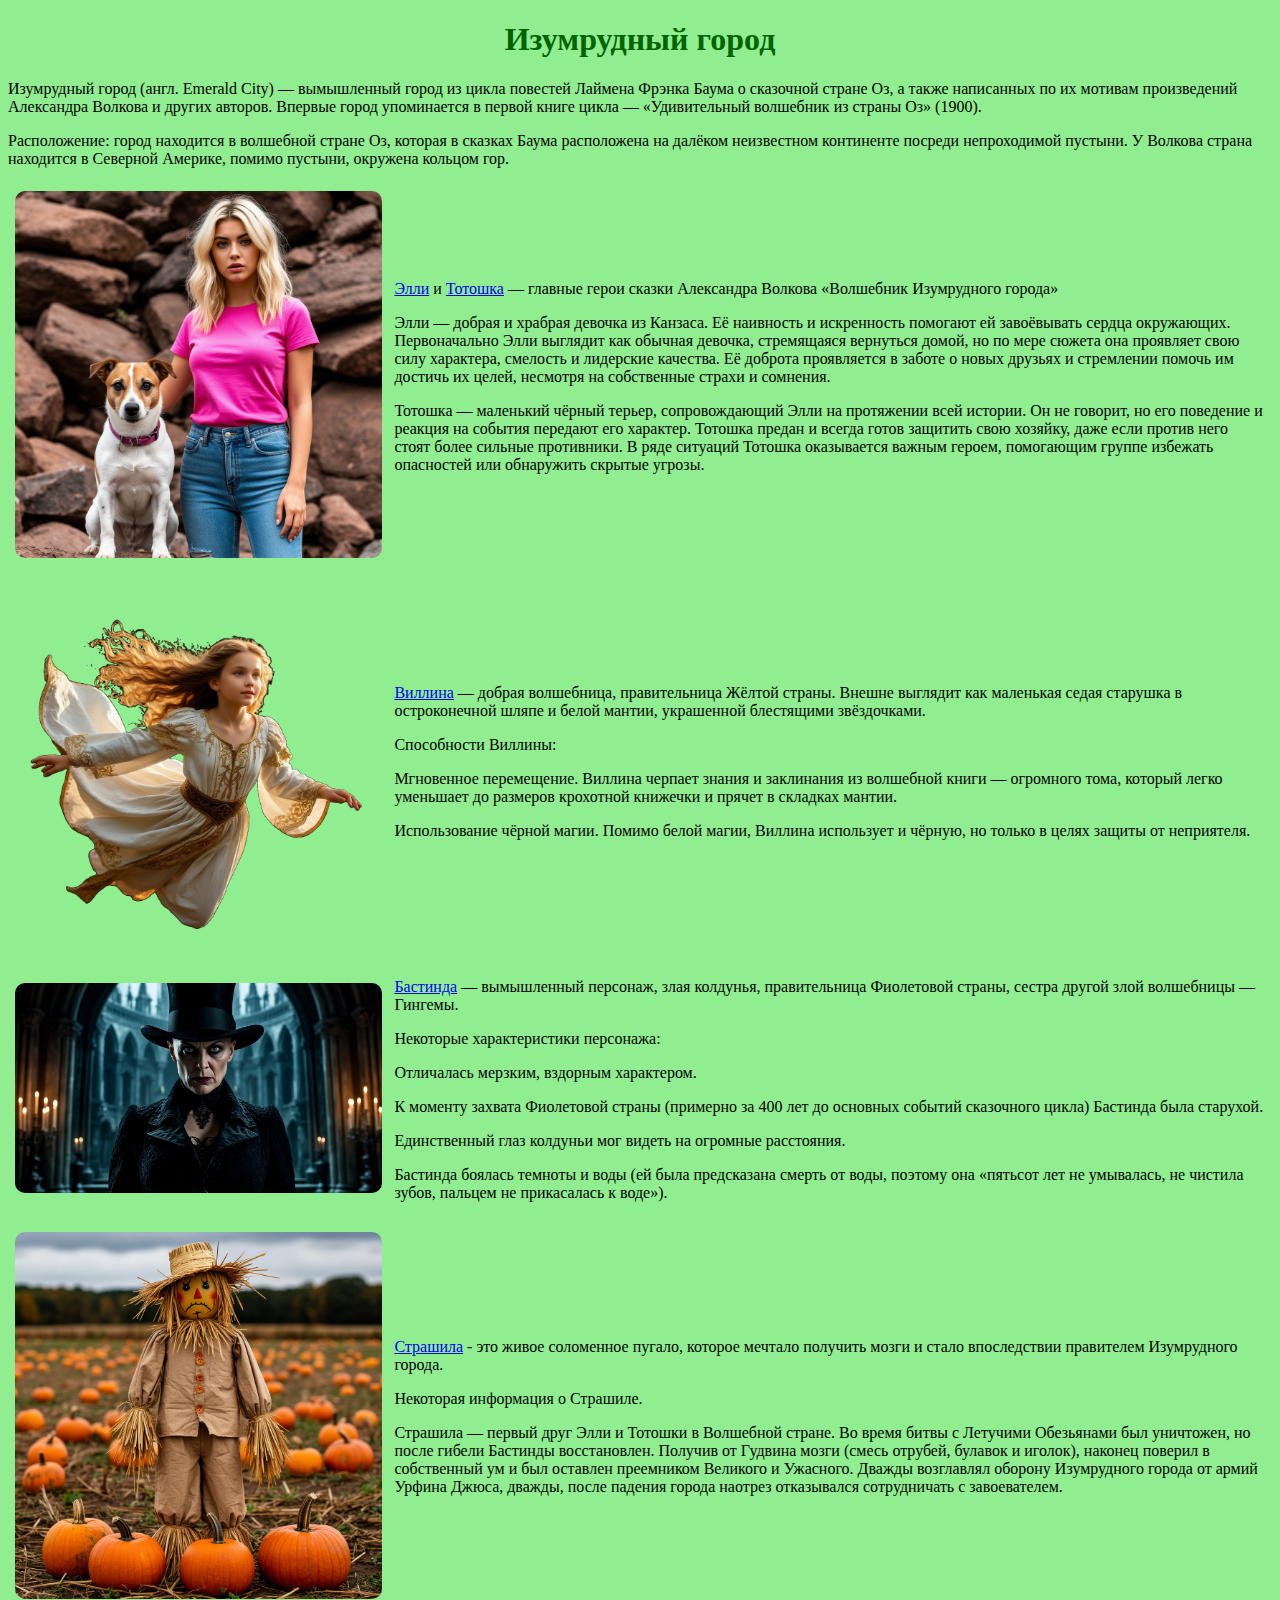
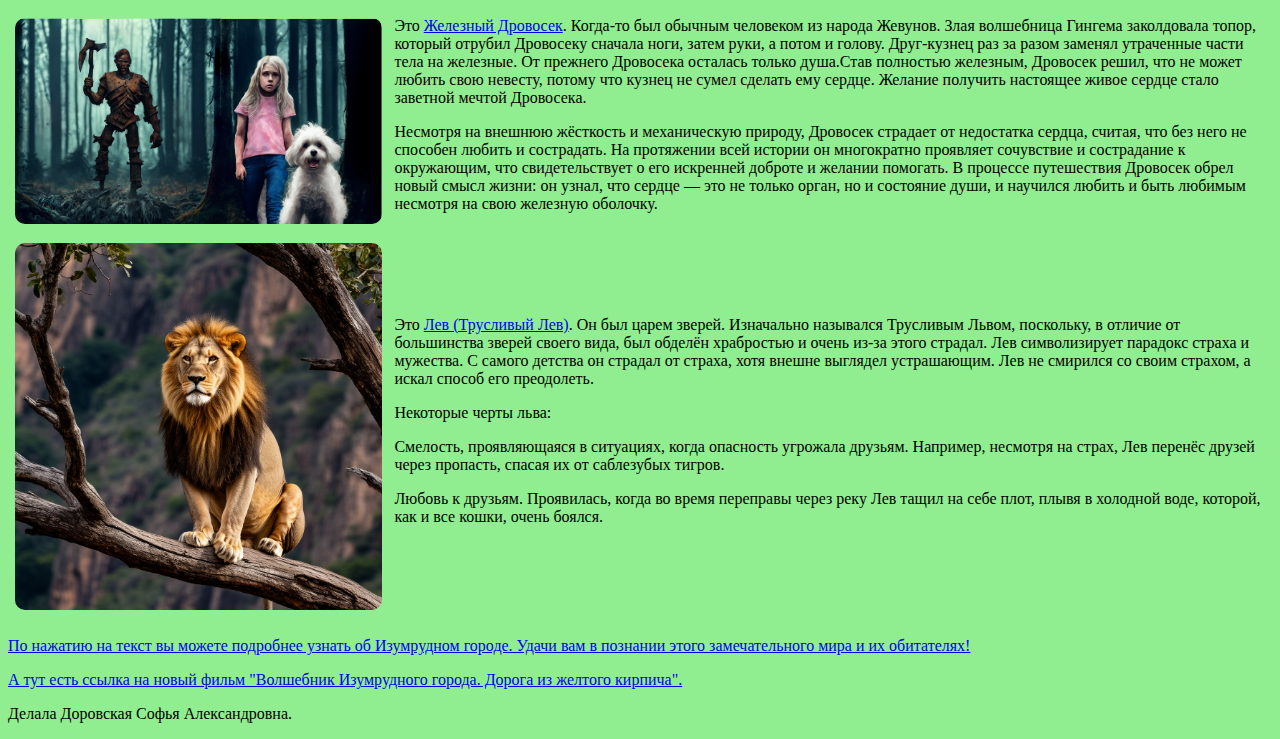
<file: 3.html>
<!DOCTYPE html>
<html lang="ru">
<head>
<meta charset="utf-8">
<title></title>
<style>
body{background: lightgreen;}
h1{color:darkgreen;}
td{padding:5px;}
img{
border-radius:10px;
}
</style>
</head>
<body>


<center><h1>Изумрудный город</h1></center>

<p>Изумрудный город (англ. Emerald City) — вымышленный город из цикла повестей Лаймена Фрэнка Баума о сказочной стране Оз, а также написанных по их мотивам произведений Александра Волкова и других авторов. Впервые город упоминается в первой книге цикла — «Удивительный волшебник из страны Оз» (1900).</p> 

<p>Расположение: город находится в волшебной стране Оз, которая в сказках Баума расположена на далёком неизвестном континенте посреди непроходимой пустыни. У Волкова страна находится в Северной Америке, помимо пустыни, окружена кольцом гор. </p>

<table>
<tr>
	<td width="30%"><img src="609cd400571211f0ab7aba22276cb0e7_1.jpg" width="100%"></td>
	<td><p><a href="https://ru.wikipedia.org/wiki/%D0%AD%D0%BB%D0%BB%D0%B8_%D0%A1%D0%BC%D0%B8%D1%82">Элли</a> и <a href="https://ru.wikipedia.org/wiki/%D0%A2%D0%BE%D1%82%D0%BE%D1%88%D0%BA%D0%B0">Тотошка</a> — главные герои сказки Александра Волкова «Волшебник Изумрудного города»</p>
<p>Элли — добрая и храбрая девочка из Канзаса. Её наивность и искренность помогают ей завоёвывать сердца окружающих. Первоначально Элли выглядит как обычная девочка, стремящаяся вернуться домой, но по мере сюжета она проявляет свою силу характера, смелость и лидерские качества. Её доброта проявляется в заботе о новых друзьях и стремлении помочь им достичь их целей, несмотря на собственные страхи и сомнения.</p>
<p>Тотошка — маленький чёрный терьер, сопровождающий Элли на протяжении всей истории. Он не говорит, но его поведение и реакция на события передают его характер. Тотошка предан и всегда готов защитить свою хозяйку, даже если против него стоят более сильные противники. В ряде ситуаций Тотошка оказывается важным героем, помогающим группе избежать опасностей или обнаружить скрытые угрозы.</p>
</td>
</tr>
</table>


<table>
<tr>
	<td width="30%"><img src="D1qn1KFkl.png" width="100%"></td>
	<td><p><a href="https://ru.wikipedia.org/wiki/%D0%92%D0%B8%D0%BB%D0%BB%D0%B8%D0%BD%D0%B0">Виллина</a> — добрая волшебница, правительница Жёлтой страны. Внешне выглядит как маленькая седая старушка в остроконечной шляпе и белой мантии, украшенной блестящими звёздочками.</p>
	<p> Способности Виллины:</p>
<p>Мгновенное перемещение. Виллина черпает знания и заклинания из волшебной книги — огромного тома, который легко уменьшает до размеров крохотной книжечки и прячет в складках мантии.</p> 

<p>Использование чёрной магии. Помимо белой магии, Виллина использует и чёрную, но только в целях защиты от неприятеля.</p> 	</td>
</tr>
</table>



<table>
<tr>
	<td width="30%"><img src="0c80c3a2571111f0967d421a7b1dd356_1.jfif" width="100%"></td>
	<td><p><a href="https://ru.wikipedia.org/wiki/%D0%91%D0%B0%D1%81%D1%82%D0%B8%D0%BD%D0%B4%D0%B0">Бастинда</a> — вымышленный персонаж, злая колдунья, правительница Фиолетовой страны, сестра другой злой волшебницы — Гингемы.</p>
	<p>Некоторые характеристики персонажа:</p>
<p>Отличалась мерзким, вздорным характером.</p>
<p>К моменту захвата Фиолетовой страны (примерно за 400 лет до основных событий сказочного цикла) Бастинда была старухой.</p>
<p></p>Единственный глаз колдуньи мог видеть на огромные расстояния.</p>
<p>Бастинда боялась темноты и воды (ей была предсказана смерть от воды, поэтому она «пятьсот лет не умывалась, не чистила зубов, пальцем не прикасалась к воде»).</p>
</td>
</tr>
</table>

<table>
<tr>
	<td width="30%"><img src="fe4188da570f11f0ab324ae5eee9e626_1.jfif" width="100%"></td>
	<td><a href="https://ru.wikipedia.org/wiki/%D0%A1%D1%82%D1%80%D0%B0%D1%88%D0%B8%D0%BB%D0%B0_(%D0%92%D0%BE%D0%BB%D1%88%D0%B5%D0%B1%D0%BD%D0%B8%D0%BA_%D0%98%D0%B7%D1%83%D0%BC%D1%80%D1%83%D0%B4%D0%BD%D0%BE%D0%B3%D0%BE_%D0%B3%D0%BE%D1%80%D0%BE%D0%B4%D0%B0)">Страшила</a> - это живое соломенное пугало, которое мечтало получить мозги и стало впоследствии правителем Изумрудного города.
	<p>Некоторая информация о Страшиле.</p>Страшила — первый друг Элли и Тотошки в Волшебной стране. 
Во время битвы с Летучими Обезьянами был уничтожен, но после гибели Бастинды восстановлен. 
Получив от Гудвина мозги (смесь отрубей, булавок и иголок), наконец поверил в собственный ум и был оставлен преемником Великого и Ужасного. 
Дважды возглавлял оборону Изумрудного города от армий Урфина Джюса, дважды, после падения города наотрез отказывался сотрудничать с завоевателем. </td>
</tr>
</table>

<table>
<tr>
	<td width="30%"><img src="kandinsky-download-1751357168178.png" width="100%"></td>
	<td>Это <a href="https://ru.wikipedia.org/wiki/%D0%96%D0%B5%D0%BB%D0%B5%D0%B7%D0%BD%D1%8B%D0%B9_%D0%94%D1%80%D0%BE%D0%B2%D0%BE%D1%81%D0%B5%D0%BA">Железный Дровосек</a>. Когда-то был обычным человеком из народа Жевунов.
Злая волшебница Гингема заколдовала топор, который отрубил Дровосеку сначала ноги, затем руки, а потом и голову. Друг-кузнец раз за разом заменял утраченные части тела на железные. От прежнего Дровосека осталась только душа.Став полностью железным, Дровосек решил, что не может любить свою невесту, потому что кузнец не сумел сделать ему сердце. Желание получить настоящее живое сердце стало заветной мечтой Дровосека.
<p>Несмотря на внешнюю жёсткость и механическую природу, Дровосек страдает от недостатка сердца, считая, что без него не способен любить и сострадать.
На протяжении всей истории он многократно проявляет сочувствие и сострадание к окружающим, что свидетельствует о его искренней доброте и желании помогать.
В процессе путешествия Дровосек обрел новый смысл жизни: он узнал, что сердце — это не только орган, но и состояние души, и научился любить и быть любимым несмотря на свою железную оболочку.</p></td>
</tr>
</table>

<table>
<tr>
	<td width="30%"><img src="e9b57ca1571211f0aa629eb25f02d181_1.jfif" width="100%"></td>
	<td> Это <a href="https://ru.wikipedia.org/wiki/%D0%A1%D0%BC%D0%B5%D0%BB%D1%8B%D0%B9_%D0%9B%D0%B5%D0%B2">Лев (Трусливый Лев)</a>. Он был царем зверей. Изначально назывался Трусливым Львом, поскольку, в отличие от большинства зверей своего вида, был обделён храбростью и очень из-за этого страдал. Лев символизирует парадокс страха и мужества. С самого детства он страдал от страха, хотя внешне выглядел устрашающим. Лев не смирился со своим страхом, а искал способ его преодолеть.
	<p> Некоторые черты льва:</p>
	<p>Смелость, проявляющаяся в ситуациях, когда опасность угрожала друзьям. Например, несмотря на страх, Лев перенёс друзей через пропасть, спасая их от саблезубых тигров.</p>
	<p>Любовь к друзьям. Проявилась, когда во время переправы через реку Лев тащил на себе плот, плывя в холодной воде, которой, как и все кошки, очень боялся.</p> </td>
</tr>
</table>
<a href="https://ru.wikipedia.org/wiki/%D0%92%D0%BE%D0%BB%D1%88%D0%B5%D0%B1%D0%BD%D0%B8%D0%BA_%D0%98%D0%B7%D1%83%D0%BC%D1%80%D1%83%D0%B4%D0%BD%D0%BE%D0%B3%D0%BE_%D0%B3%D0%BE%D1%80%D0%BE%D0%B4%D0%B0"><p>По нажатию на текст вы можете подробнее узнать об Изумрудном  городе. Удачи вам в познании этого замечательного мира и их обитателях!</p></a>

<p><a href="https://www.kinopoisk.ru/film/5047471/?utm_referrer=www.yandex.ru">А тут есть ссылка на новый фильм "Волшебник Изумрудного города. Дорога из желтого кирпича".</a></p>

<p>Делала Доровская Софья Александровна.</p>

</body>
</html>
</file>
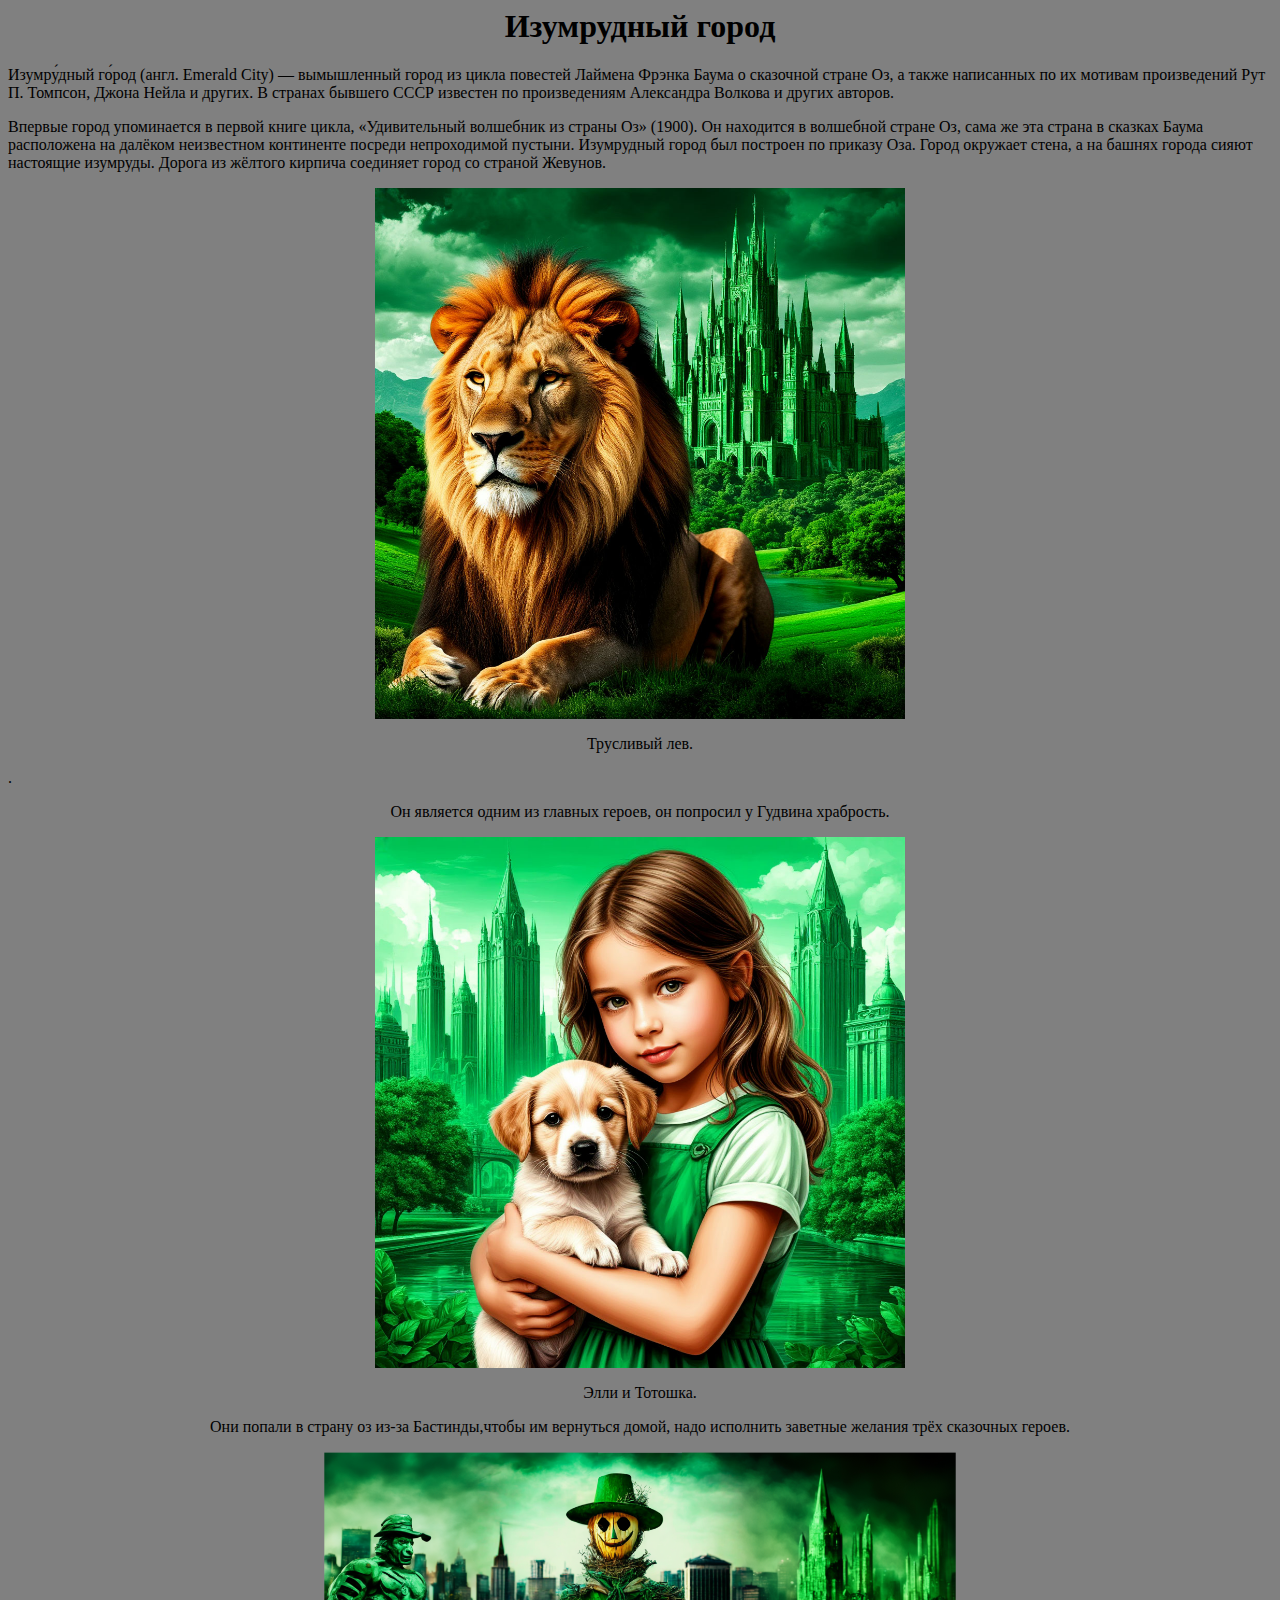
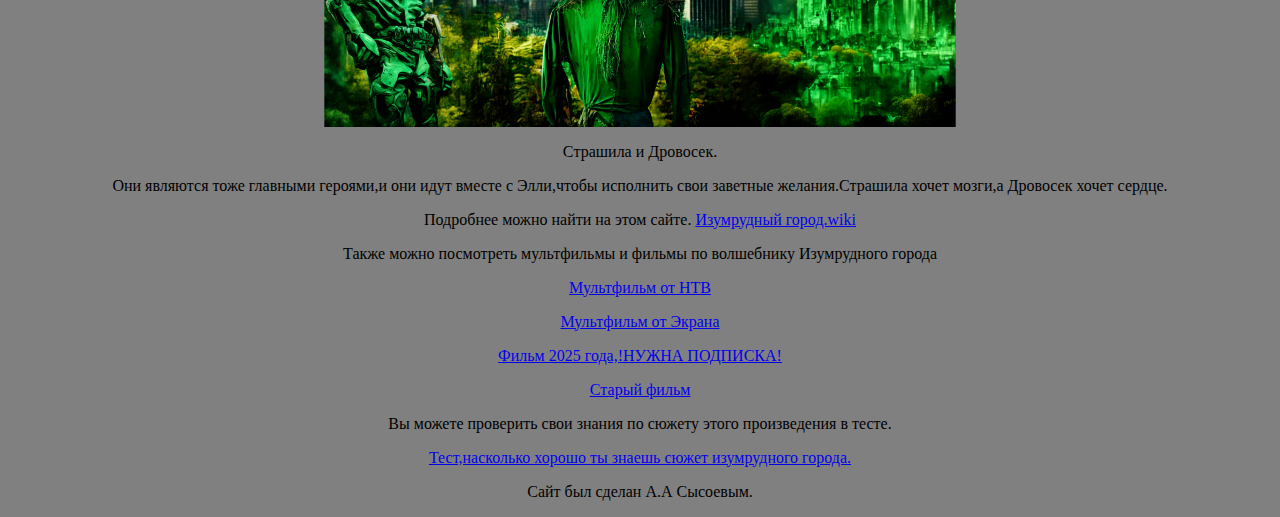
<file: 5.html>
<html lang="ru">
<head>
<title></title>
<style>
body {background:gray;}
</style>
</head>

<body>

<center><h1>Изумрудный город</h1></center>

<p>Изумру́дный го́род (англ. Emerald City) — вымышленный город из цикла повестей Лаймена Фрэнка Баума о сказочной стране Оз, а также написанных по их мотивам произведений Рут П. Томпсон, Джона Нейла и других. В странах бывшего СССР известен по произведениям Александра Волкова и других авторов.</p>

<p>Впервые город упоминается в первой книге цикла, «Удивительный волшебник из страны Оз» (1900). Он находится в волшебной стране Оз, сама же эта страна в сказках Баума расположена на далёком неизвестном континенте посреди непроходимой пустыни. Изумрудный город был построен по приказу Оза. Город окружает стена, а на башнях города сияют настоящие изумруды. Дорога из жёлтого кирпича соединяет город со страной Жевунов.</p>



</body>
<center><a href="https://avatars.mds.yandex.net/i?id=f0a0dc1e52e75e4db54854f274d0fa27_l-5238267-images-thumbs&n=13"><img src="lev.jfif" width="42%"></a></center> 
<center><p>Трусливый лев.</p></center> .<center><p>Он является одним из главных героев, он попросил у Гудвина храбрость.</p></center>
<center><a href="https://avatars.mds.yandex.net/i?id=f0a0dc1e52e75e4db54854f274d0fa27_l-5238267-images-thumbs&n=13"><img src="Elli i totoshka.jfif" width="42%"></a></center>
<center><p>Элли и Тотошка.</p></center>
<center><p>Они попали в страну оз из-за Бастинды,чтобы им вернуться домой, надо исполнить заветные желания трёх сказочных героев.</p></center>
<center><a href="https://avatars.mds.yandex.net/i?id=f0a0dc1e52e75e4db54854f274d0fa27_l-5238267-images-thumbs&n=13"><img src="chychelo i drovosek.png" width="50%"></a></center>
<center><p>Cтрашила и Дровосек.</p></center><center><p> Они являются тоже главными героями,и они идут вместе с Элли,чтобы исполнить свои заветные желания.Страшила хочет мозги,а Дровосек  хочет сердце.</p></center>


<center><p> Подробнее можно найти на этом сайте.  <a href="https://ru.wikipedia.org/wiki/%D0%92%D0%BE%D0%BB%D1%88%D0%B5%D0%B1%D0%BD%D0%B8%D0%BA_%D0%98%D0%B7%D1%83%D0%BC%D1%80%D1%83%D0%B4%D0%BD%D0%BE%D0%B3%D0%BE_%D0%B3%D0%BE%D1%80%D0%BE%D0%B4%D0%B0">Изумрудный город.wiki</a></p></center>

<center><p> Также можно посмотреть мультфильмы и фильмы по волшебнику Изумрудного города</p></center>
 <center><p><a href="https://www.yandex.ru/video/preview/14042970398173041076">Мультфильм от НТВ</a></p></center>
 <center><p><a href="https://www.yandex.ru/video/preview/9311094365772276493">Мультфильм от Экрана</a></p></center>
 <center><p><a href="https://www.kinopoisk.ru/film/5047471/">Фильм 2025 года,!НУЖНА ПОДПИСКА!</a></p></center>
<center><p><a href="https://yandex.ru/video/preview/8190476134356543088">Cтарый фильм</a></p></center>
<center><p>Вы можете проверить свои знания по сюжету этого произведения в тесте.</p></center>
<center><p><a href="https://kupidonia.ru/viktoriny/test-volshebnik-izumrudnogo-goroda">Тест,насколько хорошо ты знаешь сюжет изумрудного города.</a></p></center>
<center><p>Cайт был сделан А.А Сысоевым.</p></center>
</html>
</file>
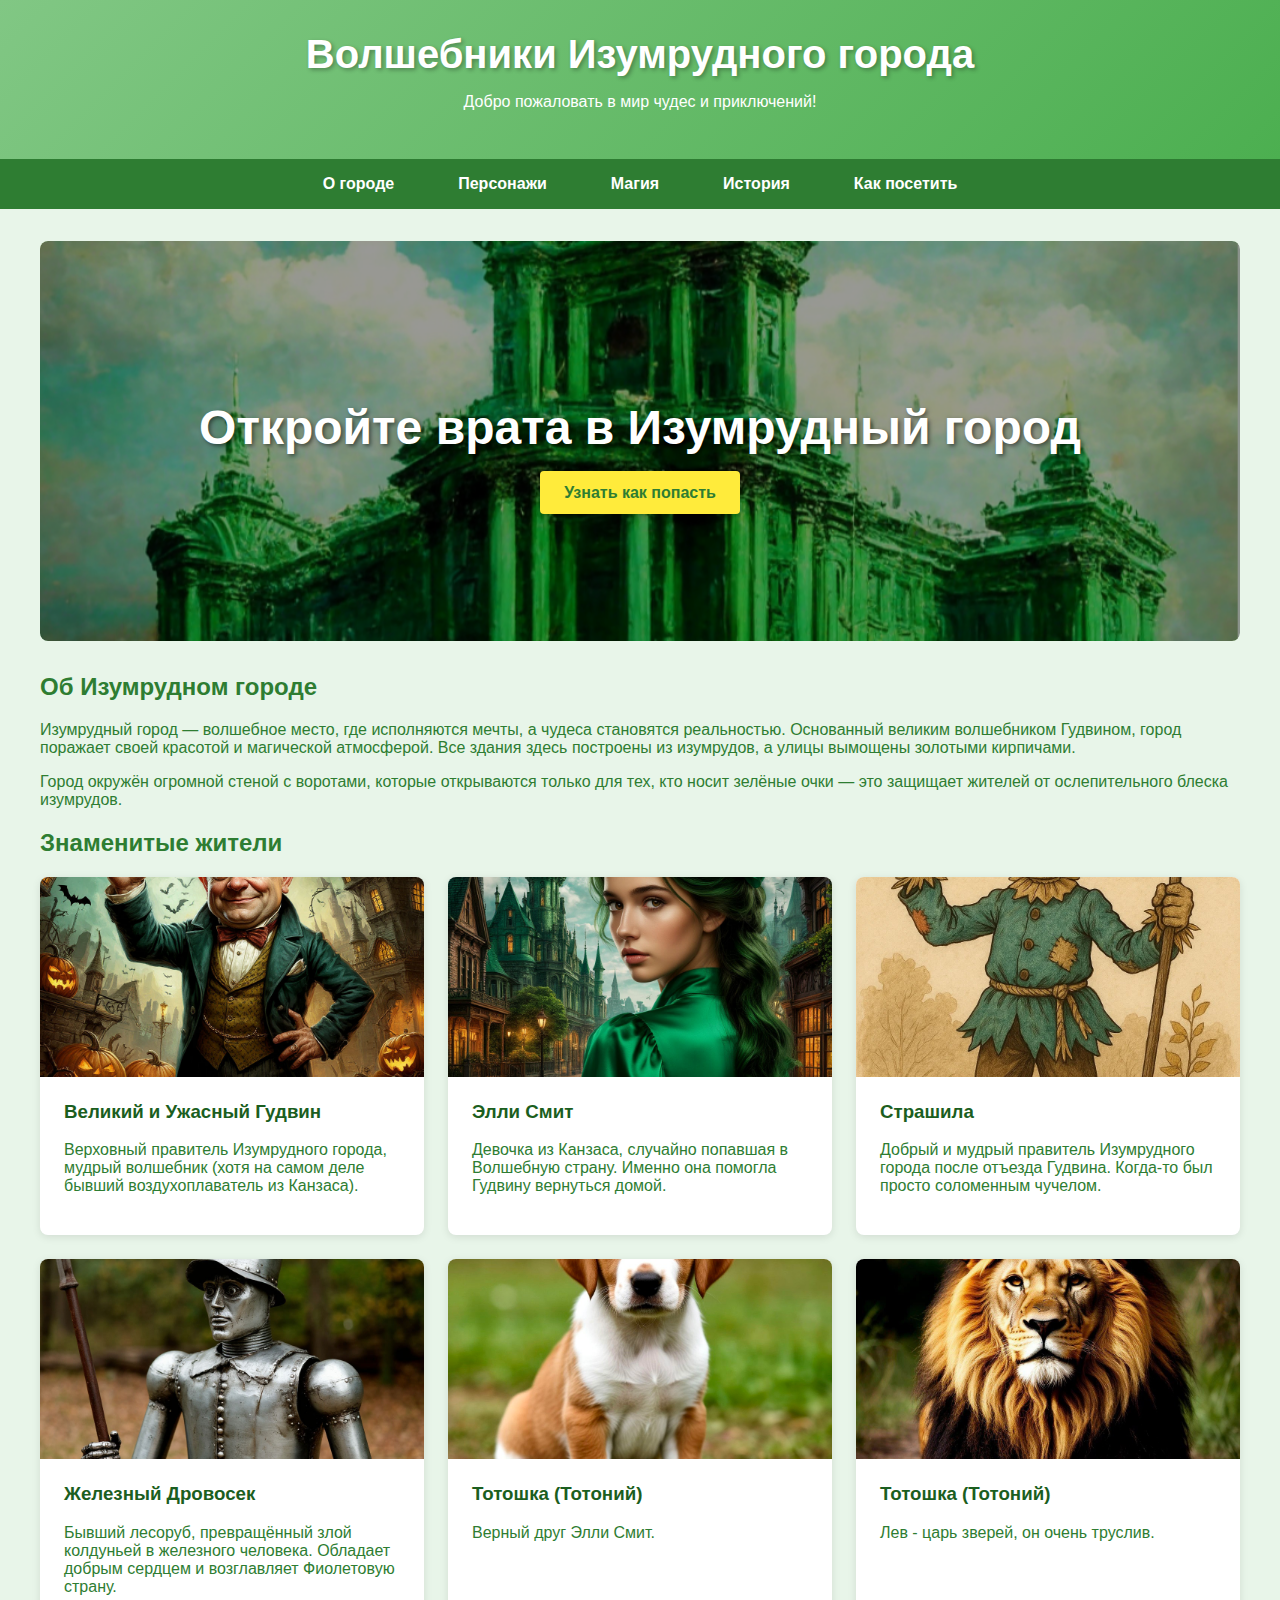
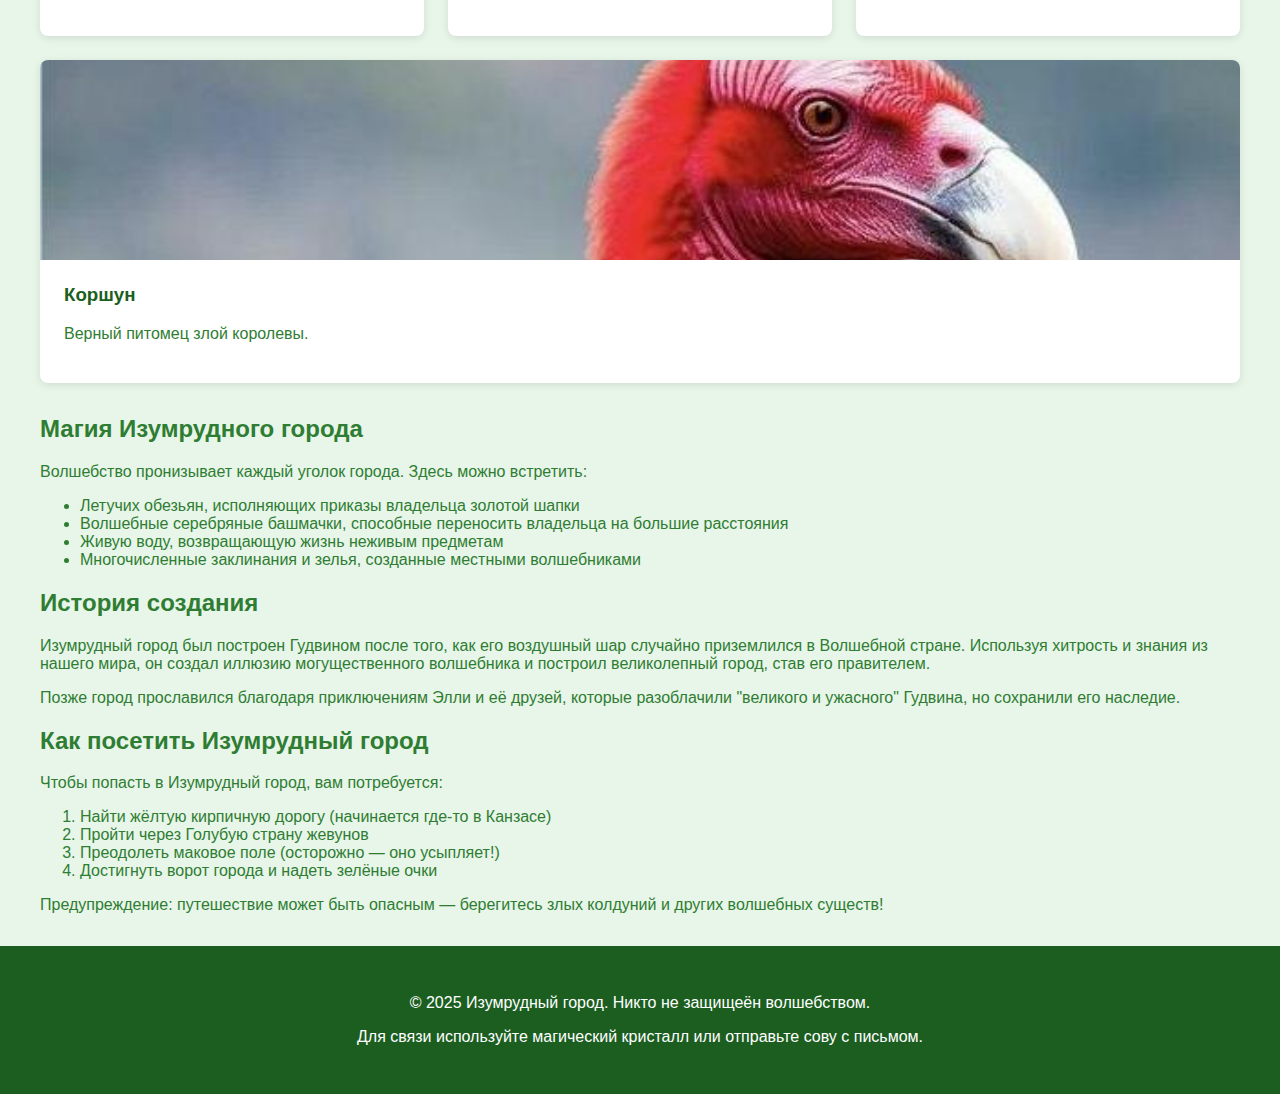
<file: 6.html>
<!DOCTYPE html>
<html lang="ru">
<head>
    <meta charset="UTF-8">
    <meta name="viewport" content="width=device-width, initial-scale=1.0">
    <title>Волшебники Изумрудного города</title>
    <style>
        body {
            font-family: 'Segoe UI', Tahoma, Geneva, Verdana, sans-serif;
            margin: 0;
            padding: 0;
            background-color: #e8f5e9;
            color: #2e7d32;
        }
        
        header {
            background: linear-gradient(135deg, #81c784, #4caf50);
            color: white;
            padding: 2rem;
            text-align: center;
            box-shadow: 0 4px 6px rgba(0,0,0,0.1);
        }
        
        .logo {
            font-size: 2.5rem;
            font-weight: bold;
            text-shadow: 2px 2px 4px rgba(0,0,0,0.3);
        }
        
        nav {
            background-color: #2e7d32;
            padding: 1rem;
        }
        
        nav ul {
            list-style-type: none;
            margin: 0;
            padding: 0;
            display: flex;
            justify-content: center;
        }
        
        nav li {
            margin: 0 1rem;
        }
        
        nav a {
            color: white;
            text-decoration: none;
            font-weight: bold;
            padding: 0.5rem 1rem;
            border-radius: 4px;
            transition: background-color 0.3s;
        }
        
        nav a:hover {
            background-color: #81c784;
        }
        
        .container {
            max-width: 1200px;
            margin: 2rem auto;
            padding: 0 1rem;
        }
        
        .hero {
            height: 400px;
            display: flex;
            align-items: center;
            justify-content: center;
            color: white;
            text-align: center;
            border-radius: 8px;
            margin-bottom: 2rem;
            position: relative;
            overflow: hidden;
        }
        
        .hero img {
            width: 100%;
            height: 100%;
            object-fit: cover;
            position: absolute;
            z-index: 0;
        }
        
        .hero::before {
            content: '';
            position: absolute;
            top: 0;
            left: 0;
            right: 0;
            bottom: 0;
            background: rgba(0,0,0,0.4);
            border-radius: 8px;
            z-index: 1;
        }
        
        .hero-content {
            position: relative;
            z-index: 2;
            padding: 2rem;
        }
        
        .hero h1 {
            font-size: 3rem;
            margin-bottom: 1rem;
            text-shadow: 2px 2px 4px rgba(0,0,0,0.5);
        }
        
        .btn {
            display: inline-block;
            background-color: #ffeb3b;
            color: #2e7d32;
            padding: 0.8rem 1.5rem;
            border-radius: 4px;
            text-decoration: none;
            font-weight: bold;
            transition: all 0.3s;
            box-shadow: 0 2px 4px rgba(0,0,0,0.2);
        }
        
        .btn:hover {
            background-color: #fdd835;
            transform: translateY(-2px);
            box-shadow: 0 4px 8px rgba(0,0,0,0.3);
        }
        
        .characters {
            display: flex;
            flex-wrap: wrap;
            gap: 1.5rem;
            margin-bottom: 2rem;
        }
        
        .character-card {
            flex: 1 1 300px;
            background-color: white;
            border-radius: 8px;
            overflow: hidden;
            box-shadow: 0 2px 8px rgba(0,0,0,0.1);
            transition: transform 0.3s;
        }
        
        .character-card:hover {
            transform: translateY(-5px);
        }
        
        .character-img {
            height: 200px;
            overflow: hidden;
        }
        
        .character-img img {
            width: 100%;
            height: 100%;
            object-fit: cover;
            transition: transform 0.3s;
        }
        
        .character-card:hover .character-img img {
            transform: scale(1.05);
        }
        
        .character-info {
            padding: 1.5rem;
        }
        
        .character-info h3 {
            margin-top: 0;
            color: #1b5e20;
        }
        
        footer {
            background-color: #1b5e20;
            color: white;
            text-align: center;
            padding: 2rem;
            margin-top: 2rem;
        }
        
        @media (max-width: 768px) {
            nav ul {
                flex-direction: column;
                align-items: center;
            }
            
            nav li {
                margin: 0.5rem 0;
            }
            
            .hero h1 {
                font-size: 2rem;
            }
        }
    </style>
</head>
<body>
    <header>
        <div class="logo">Волшебники Изумрудного города</div>
        <p>Добро пожаловать в мир чудес и приключений!</p>
    </header>
    
    <nav>
        <ul>
            <li><a href="#about">О городе</a></li>
            <li><a href="#characters">Персонажи</a></li>
            <li><a href="#magic">Магия</a></li>
            <li><a href="#history">История</a></li>
            <li><a href="#visit">Как посетить</a></li>
        </ul>
    </nav>
    
    <div class="container">
        <section class="hero">
            <img src="IMG/kandinsky-download-1751355497673.png" alt="Изумрудный город">
            <div class="hero-content">
                <h1>Откройте врата в Изумрудный город</h1>
                <a href="#visit" class="btn">Узнать как попасть</a>
            </div>
        </section>
        
        <section id="about">
            <h2>Об Изумрудном городе</h2>
            <p>Изумрудный город — волшебное место, где исполняются мечты, а чудеса становятся реальностью. Основанный великим волшебником Гудвином, город поражает своей красотой и магической атмосферой. Все здания здесь построены из изумрудов, а улицы вымощены золотыми кирпичами.</p>
            <p>Город окружён огромной стеной с воротами, которые открываются только для тех, кто носит зелёные очки — это защищает жителей от ослепительного блеска изумрудов.</p>
        </section>
        
        <section id="characters">
            <h2>Знаменитые жители</h2>
            <div class="characters">
                <div class="character-card">
                    <div class="character-img">
                        <img src="IMG/fd6ba1a5570f11f0b5c65a2897f2e8c2_1.jpg" alt="Великий и Ужасный Гудвин">
                    </div>
                    <div class="character-info">
                        <h3>Великий и Ужасный Гудвин</h3>
                        <p>Верховный правитель Изумрудного города, мудрый волшебник (хотя на самом деле бывший воздухоплаватель из Канзаса).</p>
                    </div>
                </div>
                
                <div class="character-card">
                    <div class="character-img">
                        <img src="IMG/5eb22989571011f097a102e72d7a45e9_1.jpg" alt="Элли Смит">
                    </div>
                    <div class="character-info">
                        <h3>Элли Смит</h3>
                        <p>Девочка из Канзаса, случайно попавшая в Волшебную страну. Именно она помогла Гудвину вернуться домой.</p>
                    </div>
                </div>
                
                <div class="character-card">
                    <div class="character-img">
                        <img src="IMG/5420201775425779156.jpg" alt="Страшила">
                    </div>
                    <div class="character-info">
                        <h3>Страшила</h3>
                        <p>Добрый и мудрый правитель Изумрудного города после отъезда Гудвина. Когда-то был просто соломенным чучелом.</p>
                    </div>
                </div>
                
                <div class="character-card">
                    <div class="character-img">
                        <img src="IMG/7e830551570f11f0a0214e4a591835e2_1.jpg" alt="Железный Дровосек">
                    </div>
                    <div class="character-info">
                        <h3>Железный Дровосек</h3>
                        <p>Бывший лесоруб, превращённый злой колдуньей в железного человека. Обладает добрым сердцем и возглавляет Фиолетовую страну.</p>
                    </div>
                </div>
				<div class="character-card">
                    <div class="character-img">
                        <img src="IMG/5415680231425044103.jpg" alt="Тотошка">
                    </div>
                    <div class="character-info">
                        <h3>Тотошка (Тотоний)</h3>
                        <p>Верный друг Элли Смит.</p>
                    </div>
                </div>
				<div class="character-card">
                    <div class="character-img">
                        <img src="IMG/5420201775425779157.jpg" alt="Лев">
                    </div>
                    <div class="character-info">
                        <h3>Тотошка (Тотоний)</h3>
                        <p>Лев - царь зверей, он очень труслив.</p>
                    </div>
                </div>
				<div class="character-card" width="50%">
                    <div class="character-img">
                        <img src="IMG/5420201775425779158.jpg" alt="Птица">
                    </div>
                    <div class="character-info">
                        <h3>Коршун</h3>
                        <p>Верный питомец злой королевы.</p>
                    </div>
                </div>
            </div>
        </section>
        
        <section id="magic">
            <h2>Магия Изумрудного города</h2>
            <p>Волшебство пронизывает каждый уголок города. Здесь можно встретить:</p>
            <ul>
                <li>Летучих обезьян, исполняющих приказы владельца золотой шапки</li>
                <li>Волшебные серебряные башмачки, способные переносить владельца на большие расстояния</li>
                <li>Живую воду, возвращающую жизнь неживым предметам</li>
                <li>Многочисленные заклинания и зелья, созданные местными волшебниками</li>
            </ul>
        </section>
        
        <section id="history">
            <h2>История создания</h2>
            <p>Изумрудный город был построен Гудвином после того, как его воздушный шар случайно приземлился в Волшебной стране. Используя хитрость и знания из нашего мира, он создал иллюзию могущественного волшебника и построил великолепный город, став его правителем.</p>
            <p>Позже город прославился благодаря приключениям Элли и её друзей, которые разоблачили "великого и ужасного" Гудвина, но сохранили его наследие.</p>
        </section>
        
        <section id="visit">
            <h2>Как посетить Изумрудный город</h2>
            <p>Чтобы попасть в Изумрудный город, вам потребуется:</p>
            <ol>
                <li>Найти жёлтую кирпичную дорогу (начинается где-то в Канзасе)</li>
                <li>Пройти через Голубую страну жевунов</li>
                <li>Преодолеть маковое поле (осторожно — оно усыпляет!)</li>
                <li>Достигнуть ворот города и надеть зелёные очки</li>
            </ol>
            <p>Предупреждение: путешествие может быть опасным — берегитесь злых колдуний и других волшебных существ!</p>
        </section>
    </div>
    
    <footer>
        <p>© 2025 Изумрудный город. Никто не защищеён волшебством.</p>
        <p>Для связи используйте магический кристалл или отправьте сову с письмом.</p>
    </footer>
	
<script>

document.addEventListener('keydown', function(e) {
    
    if (e.ctrlKey && e.altKey && e.code === 'KeyG') {
        
        const msg = document.createElement('div');
        msg.innerHTML = `
            <div style="
                position: fixed;
                top: 20px;
                right: 20px;
                background: #4CAF50;
                color: white;
                padding: 15px;
                border-radius: 5px;
                box-shadow: 0 0 10px rgba(0,0,0,0.5);
                z-index: 9999;
            ">
                🔮 Волшебство активировано! Открываю секретное видео...
            </div>
        `;
        document.body.appendChild(msg);
        
        setTimeout(() => msg.remove(), 3000);
              
        window.location.href = 'https://rutube.ru/video/ae270b92ece48a52445cd6b5698d8599/?r=wd';
    }
});
</script>
</body>
</html>
</file>
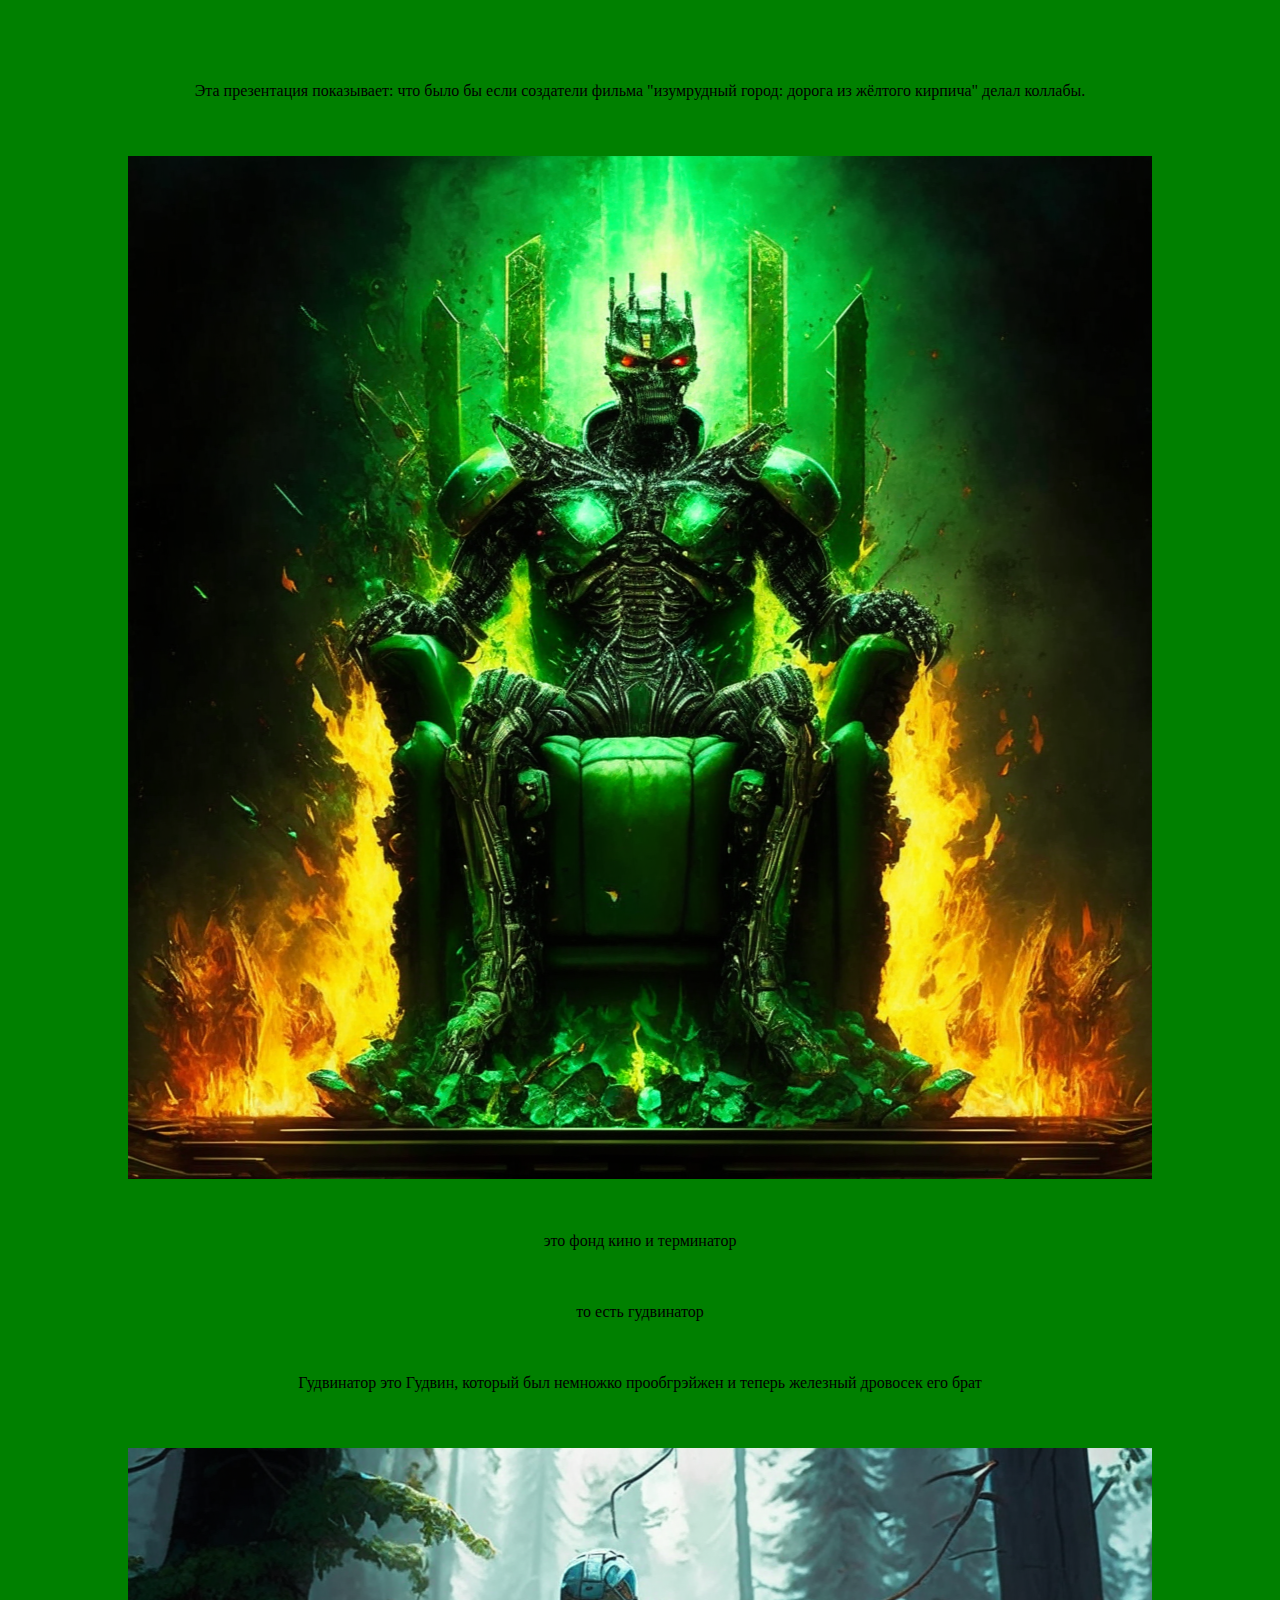
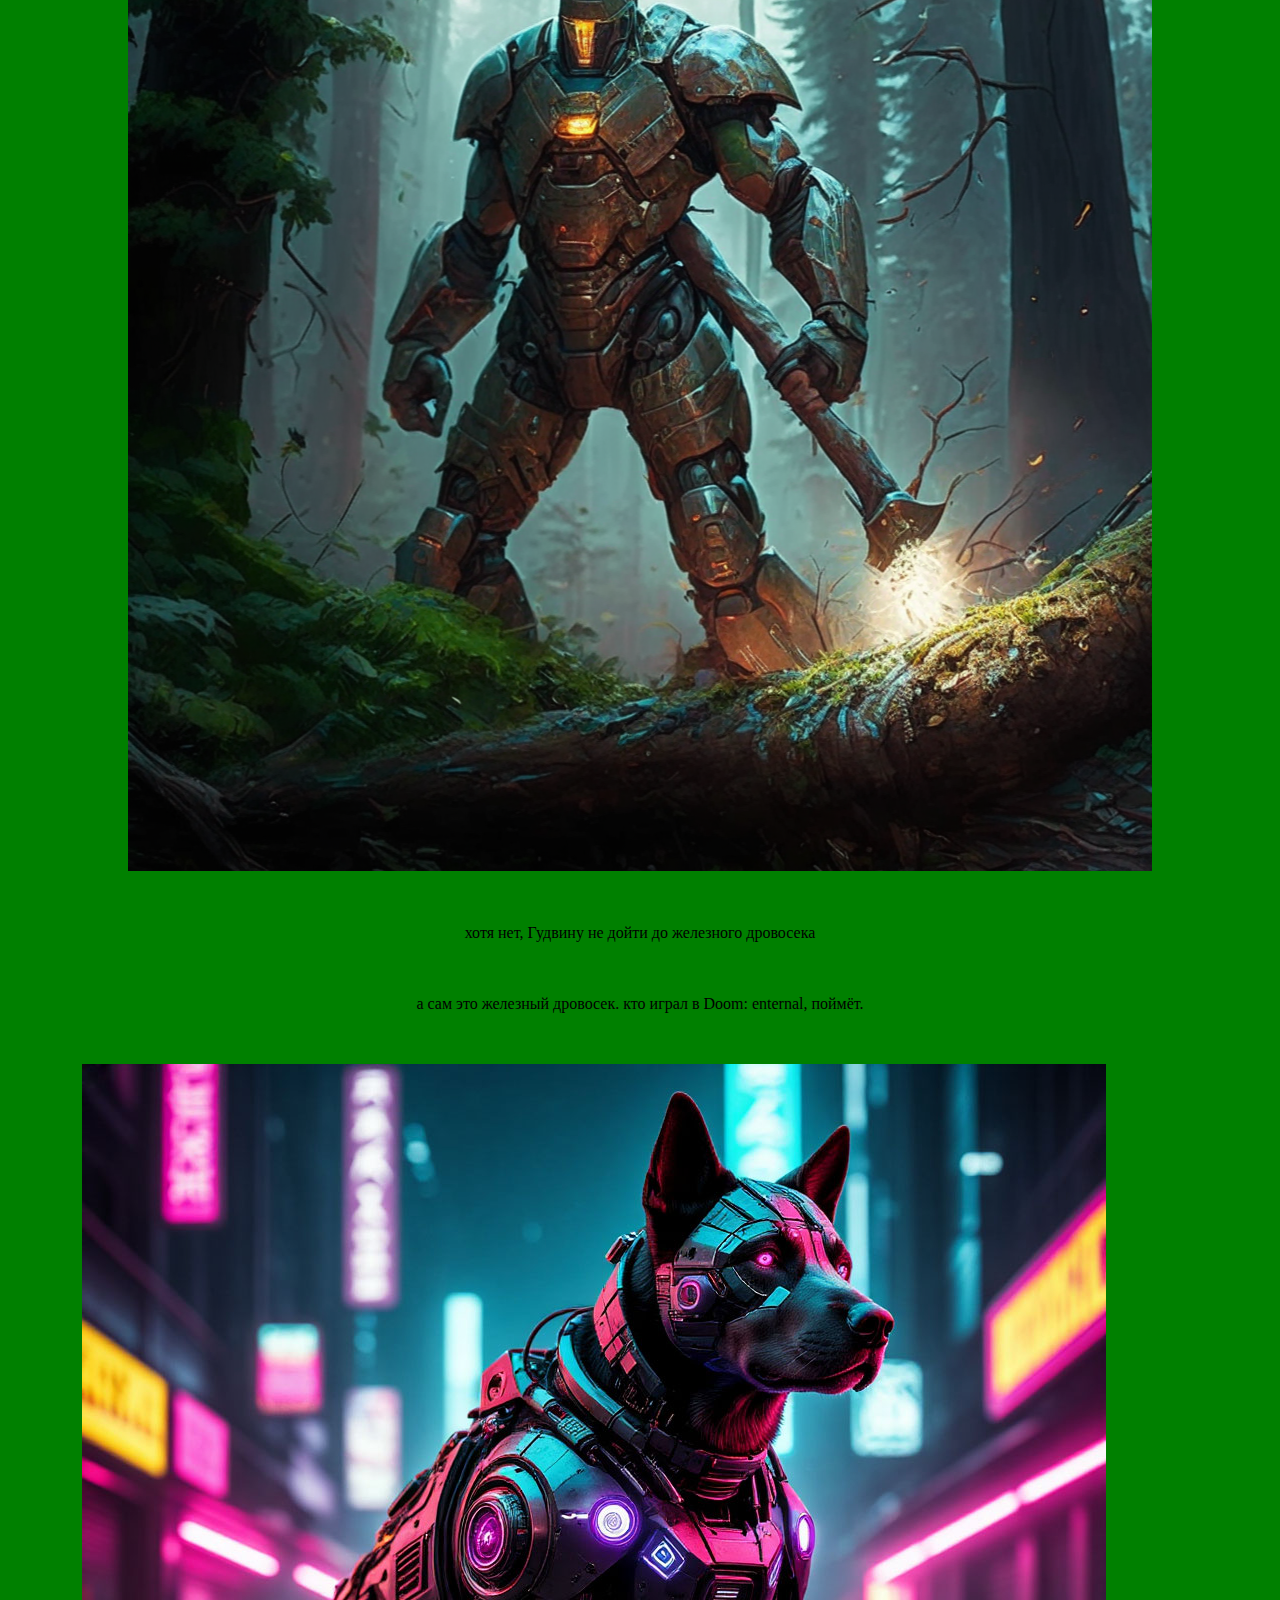
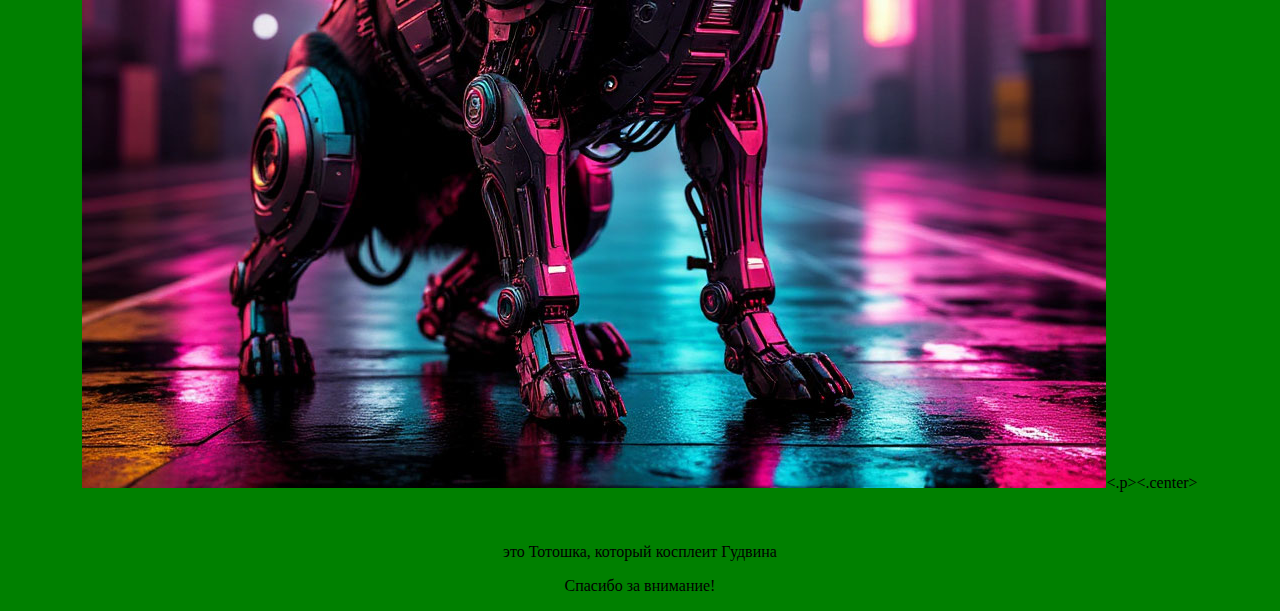
<file: 8.html>
<html>
<head>
<title></title>
<style>
	body{background: green;}
</style>
</head>

<body> 
<p>ㅤ</p>
<p>ㅤ</p>
<p><center>Эта презентация показывает: что было бы если создатели фильма "изумрудный город: дорога из жёлтого кирпича" делал коллабы.</center></p>
<p>ㅤ</p>
<center><img src="гудвин.png"></center>
<p>ㅤ</p>
<center>это фонд кино и терминатор</center>
<p>ㅤ</p>
<center>то есть гудвинатор</center>
<p>ㅤ</p>
<p><center>Гудвинатор это Гудвин, который был немножко прообгрэйжен и теперь железный дровосек его брат</center></p>
<p>ㅤ</p>
<center><img src="кибердровосек.png"></center>
<p>ㅤ</p>
<center>хотя нет, Гудвину не дойти до железного дровосека</center>
<p>ㅤ</p>
<p><center> а сам это железный дровосек. кто играл в Doom: enternal, поймёт.<p><center>
<p>⠀</p>
<p><center><img src="кибертатоха-картоха.jpeg"><.p><.center>
<p>⠀</p>
<p><center>это Тотошка, который косплеит Гудвина</center></p>
<p><center>Спасибо за внимание!</center></p>
</body>
</html>
</file>
